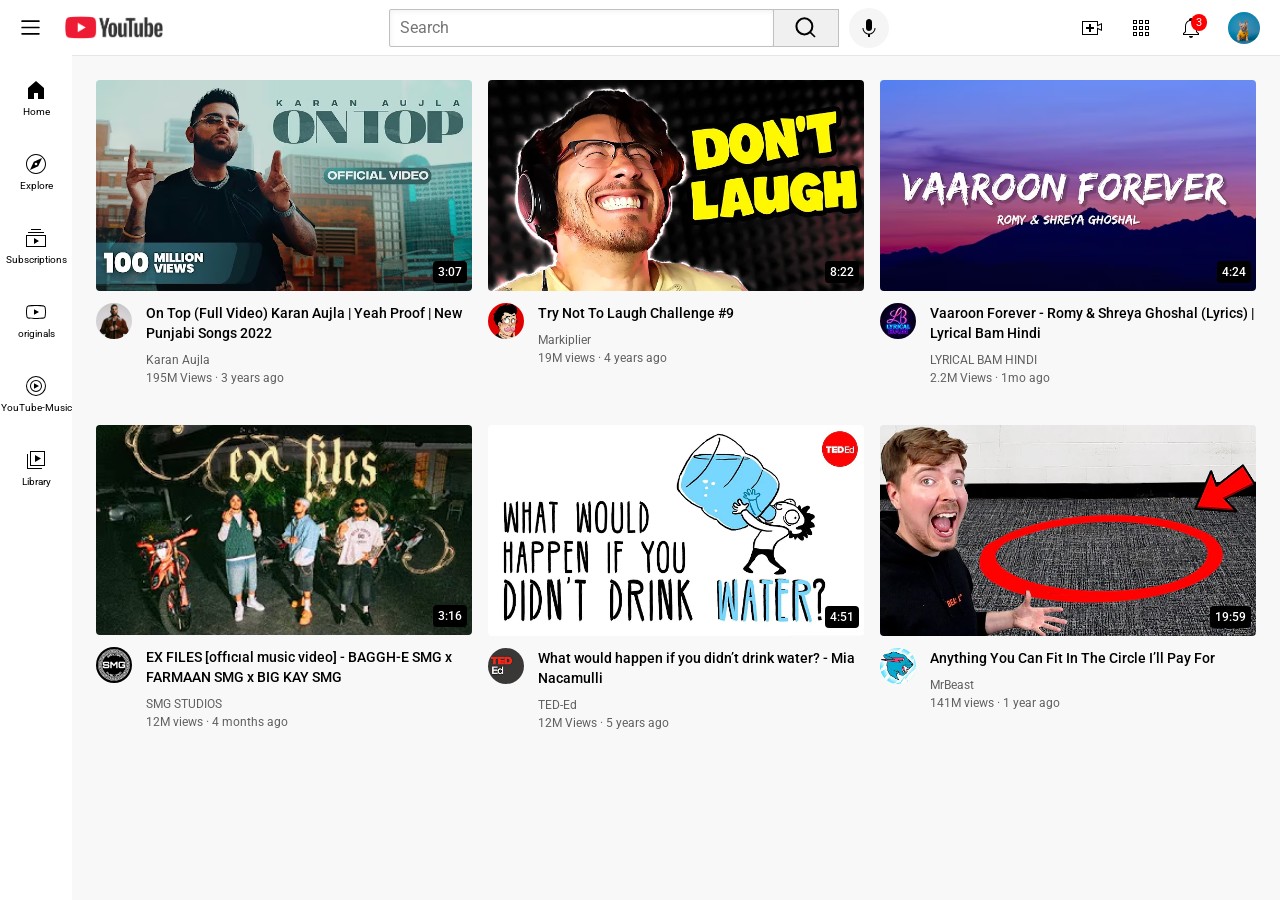
<file: index.html>
<!DOCTYPE html>
<html>
    <head>
        <title>youtube.com hr</title>

        <link href="https://fonts.googleapis.com/css2?family=Roboto:wght@400;500;700&display=swap" rel="stylesheet">
        
        <link rel="stylesheet" href="styles/general.css">
        <link rel="stylesheet" href="styles/header.css">
        <link rel="stylesheet" href="styles/video.css">
        <link rel="stylesheet" href="styles/sidebar.css">

    </head>
    <body>
        <div class="header">
            <div class="left-section">
                <img class="menu"
                src="YouTube_Logo/icons8-menu.svg">
                <img class="youtube-logo"
                src="YouTube_Logo/youtube-logo-50px-height.png">
            </div>
            <div class="middle-section">
                <input class="search-bar" 
                type="text" 
                placeholder="Search">
                <button 
                class="search-button">
                    <img class="search-icon" 
                    src="icon/youtube-search-icon-menu-size.svg">
                    <div class="tooltip">Search</div>
                </button>
                <button
                class="voice-search-button">
                    <img class="voice-search-icon" 
                    src="icon/voice-search-icon.svg">
                    <div class="tooltip">Search with your voice</div>
                </button>
            </div>
            <div class="right-section">
                <div class="upload-icon-container">
                    <img class="upload-icon"
                    src="icon/upload.svg">
                    <div class="tooltip">Create</div>
                </div>

                <div class="youtube-app-container">
                    <img class="youtube-apps-icon"
                    src="icon/youtube-apps.svg">
                    <div class="tooltip">YouTube apps</div>
                </div>
                <div class="notification-icon-container">
                    <img class="notifications-icon"src="icon/notifications.svg">
                    <div class="notifications-count">3</div>
                    <div class="tooltip">Notifications</div>
                </div>
                <img class="current-user-picture"
                src="channel-pictures/dog.jpg">
            </div>
        </div>

        <div class="sidebar">
            <div class="sidebar-link">
                <img src="icon/home.svg">
                <div>Home</div>
            </div>
            <div class="sidebar-link">
                <img src="icon/explore.svg">
                <div>Explore</div>
            </div>
            <div class="sidebar-link">
                <img src="icon/subscriptions.svg">
                <div>Subscriptions</div>
            </div>
            <div class="sidebar-link">
                <img src="icon/originals.svg">
                <div>originals</div>
            </div>
            <div class="sidebar-link">
                <img src="icon/youtube-music.svg">
                <div>YouTube-Music</div>
            </div>
            <div class="sidebar-link">
                <img src="icon/library.svg">
                <div>Library</div>
            </div>
        </div>
        
         
        <div class="video-grid">
             <div class="video-preview">
                <a href="https://youtu.be/aFWDOFg7X2A">
            <div class="thumbnail-row">  
                <img class="thumbnail" src="thumbnail/hq720.jpg">
                <div class="video-time">3:07</div>
            </div>
            <div class="video-info-grid">
                <div class="channel-pictures">
                    <img class="profile-picture" src="channel-pictures/channels4_profile (2).jpg">
                </div>
                <div class="video-info">
                 <p class="video-title">
                    On Top (Full Video) Karan Aujla | Yeah Proof | New Punjabi Songs 2022
                </p>
                <p class="video-author">  
                    Karan Aujla
                </p>
                <p class="video-stats">
                    195M Views &middot 3 years ago
                </p>
                </div>
            </div>
            </a>
        </div>

          <div class="video-preview">
            <a href="https://youtu.be/mP0RAo9SKZk">
            <div class="thumbnail-row">  
                <img class="thumbnail" src="thumbnail/thumbnail-2.webp">
                <div class="video-time">8:22</div>
            </div>
            <div class="video-info-grid">
                <div class="channel-pictures">
                    <img class="profile-picture" src="channel-pictures/channel-2.jpeg">
                </div>

                <div class="video-info">
                 <p class="video-title">
                    Try Not To Laugh Challenge #9
                </p>
                <p class="video-author">  
                    Markiplier
                </p>
                <p class="video-stats">
                    19M views · 4 years ago
                </p>
                </div>
            </div>
            </a>
        </div>

         <div class="video-preview">
            <a href="https://youtu.be/ZKqU4mqYq7g">
            <div class="thumbnail-row">  
                <img class="thumbnail" src="thumbnail/hq720 (1).jpg">
                <div class="video-time">4:24</div>
            </div>
            <div class="video-info-grid">
                <div class="channel-pictures">
                    <img class="profile-picture" src="channel-pictures/channels4_profile (1).jpg">
                </div>
                <div class="video-info">
                 <p class="video-title">
                    Vaaroon Forever - Romy & Shreya Ghoshal (Lyrics) | Lyrical Bam Hindi
                </p>
                <p class="video-author">  
                    LYRICAL BAM HINDI
                </p>
                <p class="video-stats">
                    2.2M Views &middot 1mo ago
                </p>
                </div>
            </div>
            </a>
        </div>

          <div class="video-preview">
            <a href="https://youtu.be/G-6xHmDVfp4">
            <div class="thumbnail-row">  
                <img class="thumbnail" src="thumbnail/hqdefault.jpg">
                <div class="video-time">3:16</div>
            </div>
            <div class="video-info-grid">
                <div class="channel-pictures">
                    <img class="profile-picture" src="channel-pictures/channels4_profile.jpg">
                </div>
                <div class="video-info">
                 <p class="video-title">
                    EX FILES [offıcıal music video] - BAGGH-E SMG x FARMAAN SMG x BIG KAY SMG
                </p>
                <p class="video-author">
                    SMG STUDIOS
                </p>
                <p class="video-stats">
                    12M views · 4 months ago
                </p>
                </div>
            </div>
            </a>
        </div>

         <div class="video-preview">
            <a href="https://youtu.be/9iMGFqMmUFs">
            <div class="thumbnail-row">  
                <img class="thumbnail" src="thumbnail/thumbnail-12.webp">
                <div class="video-time">4:51</div>
            </div>
            <div class="video-info-grid">
                <div class="channel-pictures">
                    <img class="profile-picture" src="channel-pictures/channel-12.jpeg">
                </div>
                <div class="video-info">
                 <p class="video-title">
                    What would happen if you didn’t drink water? - Mia Nacamulli
                </p>
                <p class="video-author">  
                    TED-Ed
                </p>
                <p class="video-stats">
                    12M Views &middot 5 years ago
                </p>
                </div>
            </div>
            </a>
        </div>

          <div class="video-preview">
            <a href="https://youtu.be/yXWw0_UfSFg">
            <div class="thumbnail-row">  
                <img class="thumbnail" src="thumbnail/thumbnail-6.webp">
                <div class="video-time">19:59</div>
            </div>
            <div class="video-info-grid">
                <div class="channel-pictures">
                    <img class="profile-picture" src="channel-pictures/channel-6.jpeg">
                </div>
                <div class="video-info">
                 <p class="video-title">
                    Anything You Can Fit In The Circle I’ll Pay For
                </p>
                <p class="video-author">  
                    MrBeast
                </p>
                <p class="video-stats">
                    141M views · 1 year ago
                </p>
                </div>
                </div>
            </div>
        </a>
        </div>
        </div>
    </body>
</html>
</file>
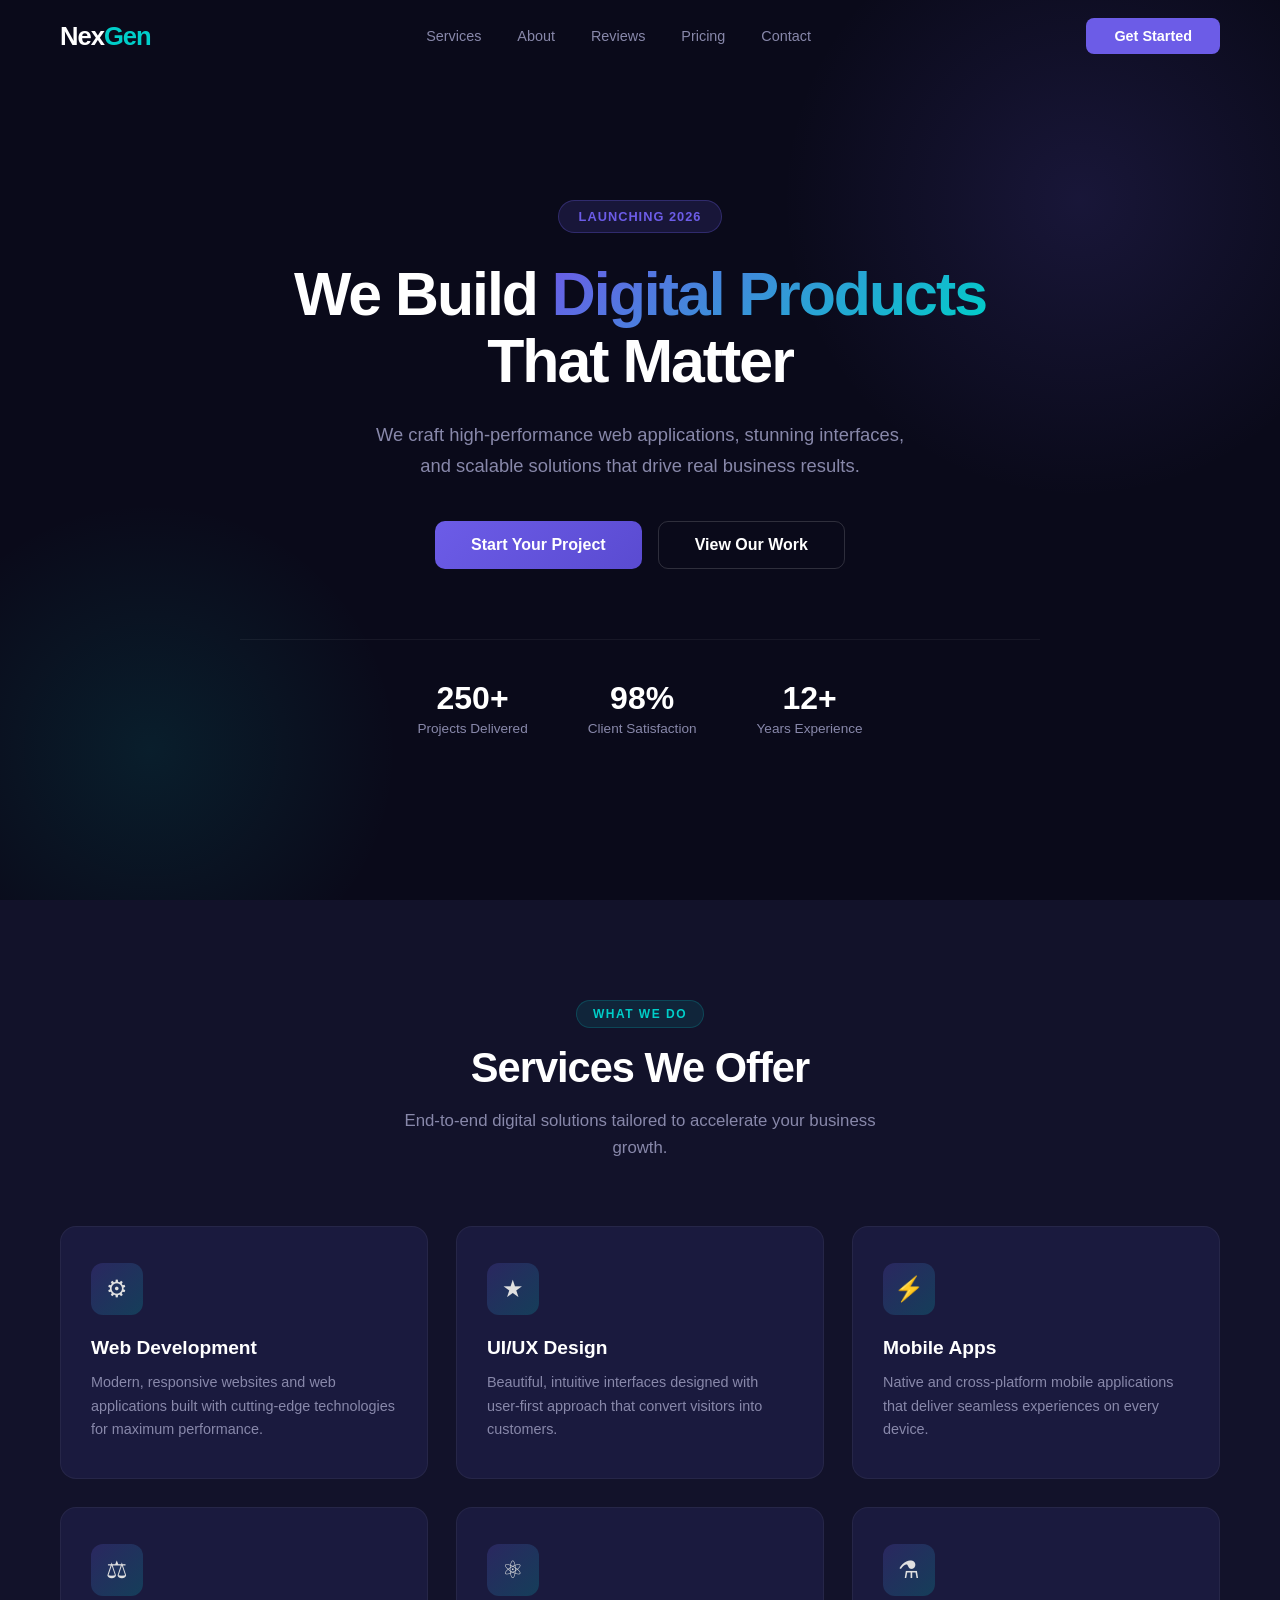
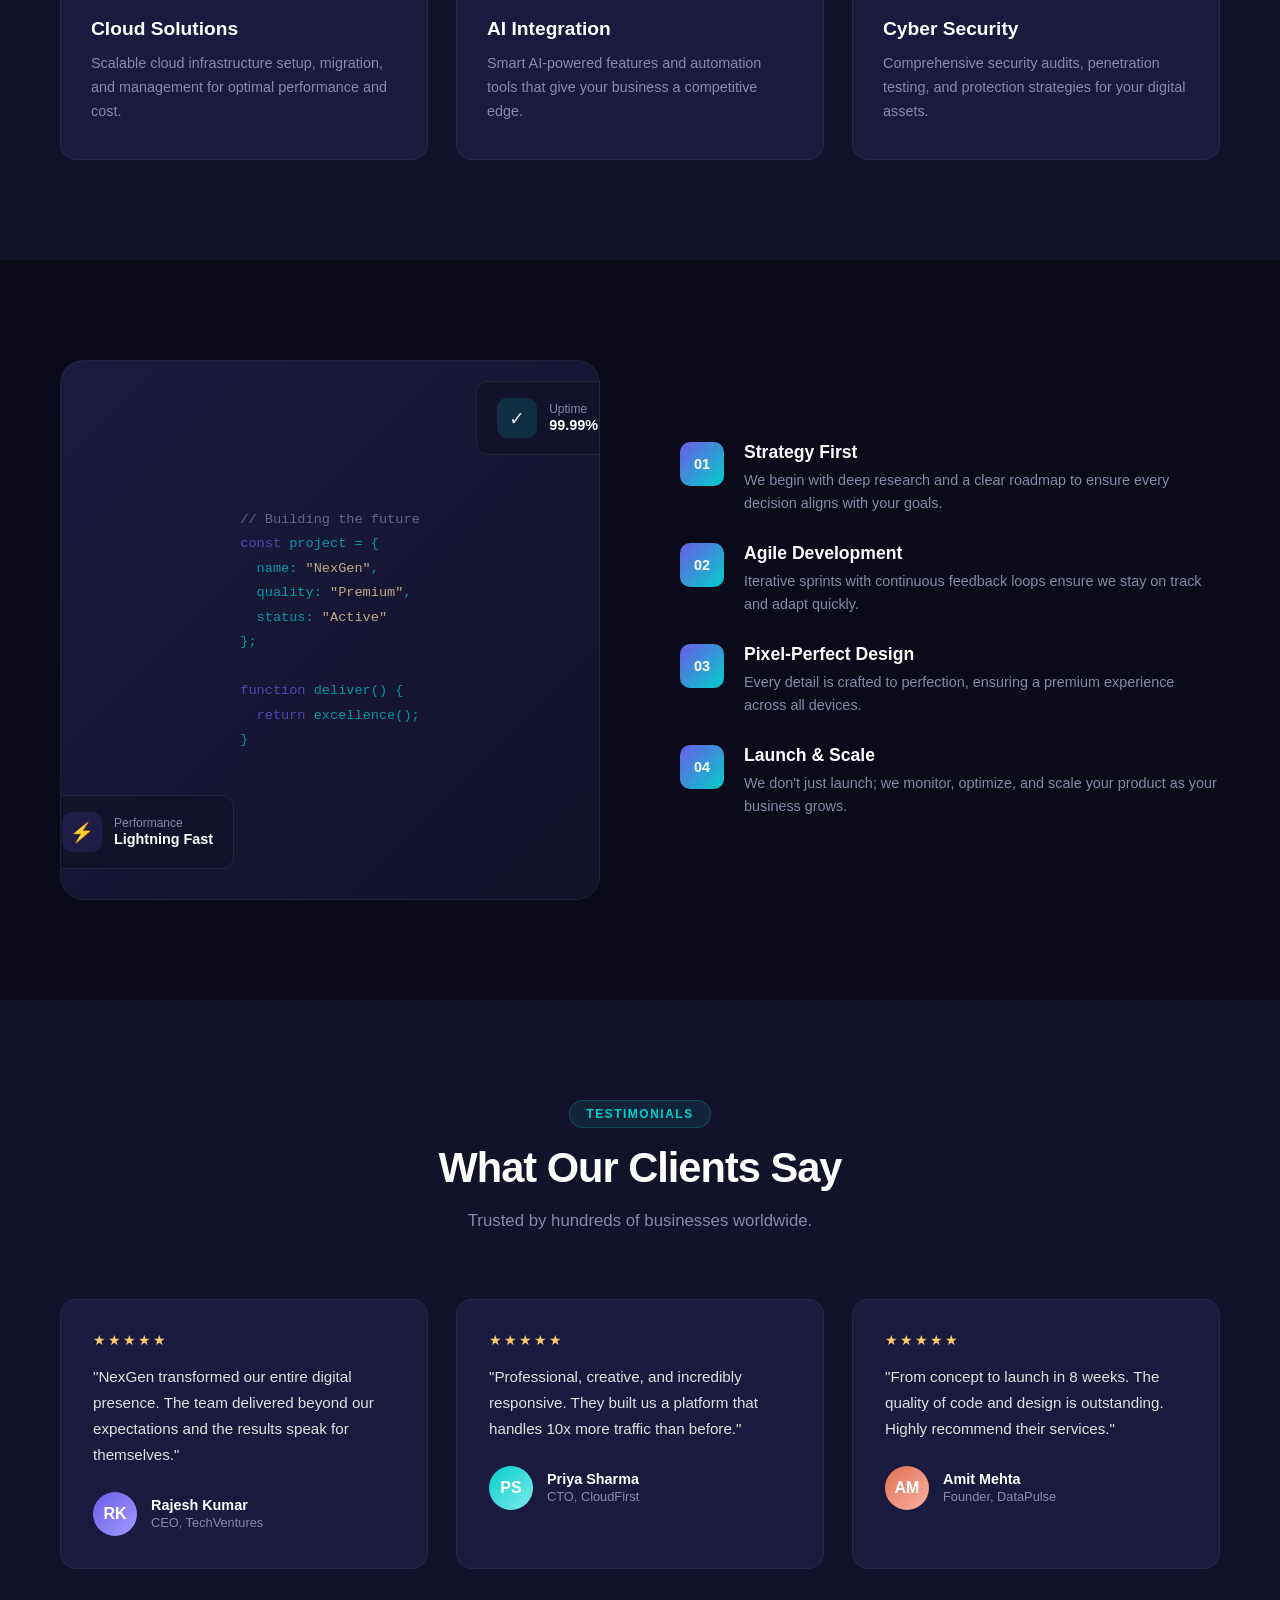
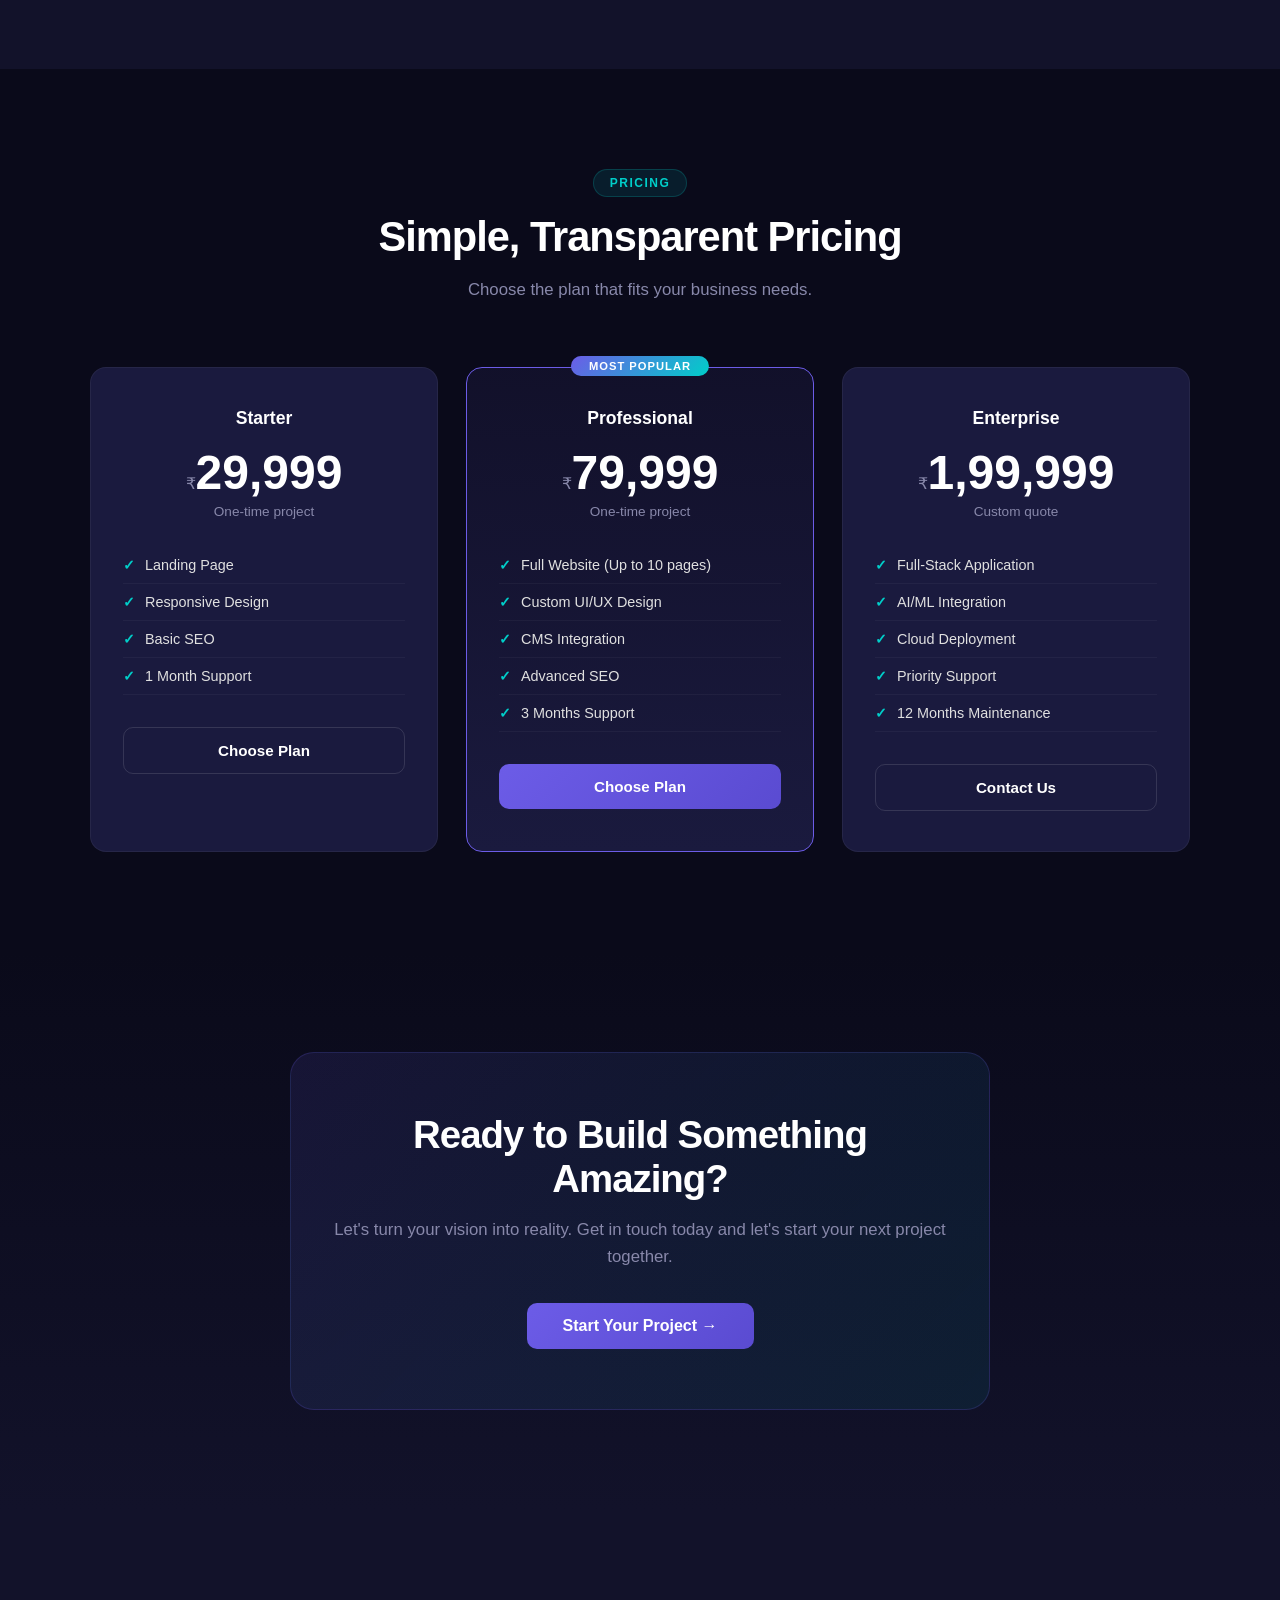
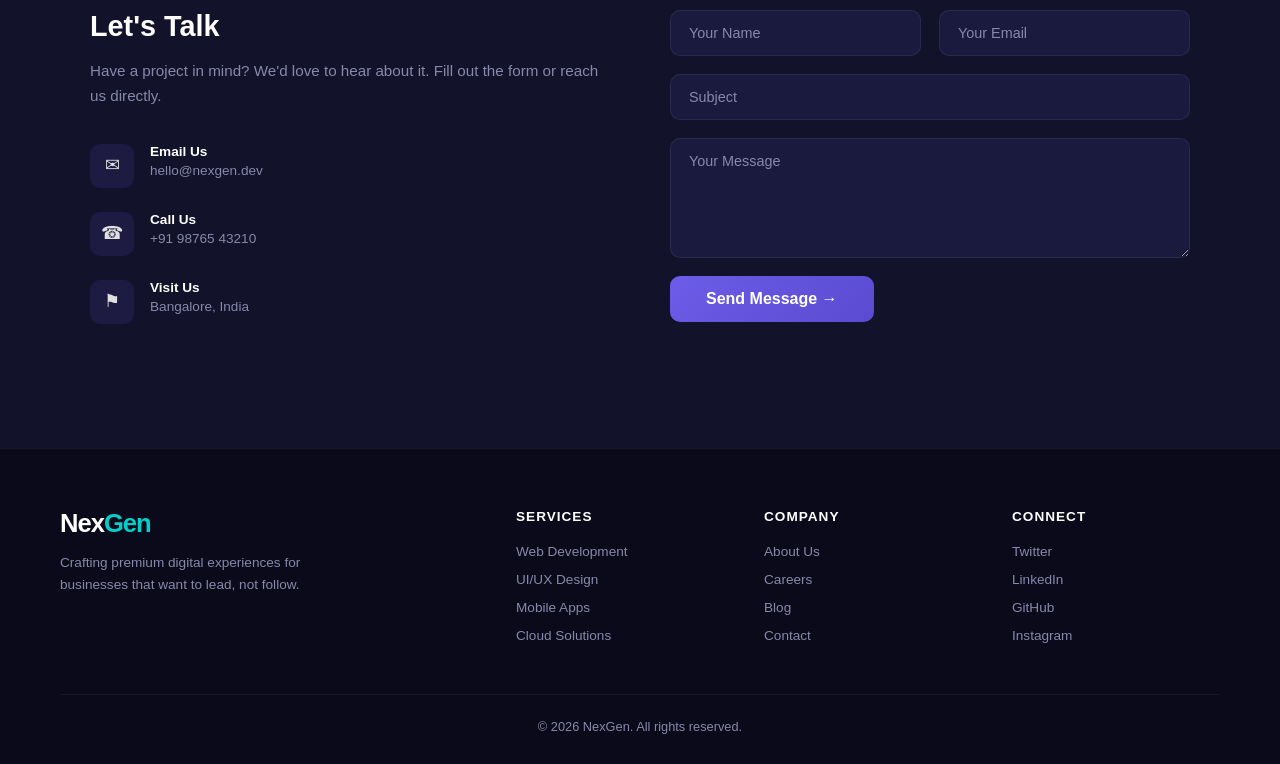
<file: into-to-html/index.html>
<!DOCTYPE html>
<html lang="en">
<head>
    <meta charset="UTF-8">
    <meta name="viewport" content="width=device-width, initial-scale=1.0">
    <title>NexGen - Digital Solutions</title>
    <style>
        * {
            margin: 0;
            padding: 0;
            box-sizing: border-box;
        }

        :root {
            --primary: #6c5ce7;
            --primary-dark: #5a4bd1;
            --accent: #00cec9;
            --dark: #0a0a1a;
            --dark2: #12122a;
            --dark3: #1a1a3e;
            --text: #e0e0e0;
            --text-muted: #8888aa;
            --white: #ffffff;
        }

        html {
            scroll-behavior: smooth;
        }

        body {
            font-family: 'Segoe UI', Tahoma, Geneva, Verdana, sans-serif;
            background: var(--dark);
            color: var(--text);
            overflow-x: hidden;
        }

        a {
            text-decoration: none;
            color: inherit;
        }

        /* NAVBAR */
        nav {
            position: fixed;
            top: 0;
            width: 100%;
            padding: 18px 60px;
            display: flex;
            justify-content: space-between;
            align-items: center;
            z-index: 1000;
            transition: background 0.3s, box-shadow 0.3s;
        }

        nav.scrolled {
            background: rgba(10, 10, 26, 0.95);
            backdrop-filter: blur(20px);
            box-shadow: 0 2px 30px rgba(0,0,0,0.3);
        }

        .logo {
            font-size: 1.6rem;
            font-weight: 800;
            color: var(--white);
            letter-spacing: -1px;
        }

        .logo span {
            color: var(--accent);
        }

        .nav-links {
            display: flex;
            gap: 36px;
            list-style: none;
        }

        .nav-links a {
            font-size: 0.9rem;
            color: var(--text-muted);
            transition: color 0.3s;
            font-weight: 500;
        }

        .nav-links a:hover {
            color: var(--white);
        }

        .nav-btn {
            padding: 10px 28px;
            background: var(--primary);
            color: var(--white);
            border: none;
            border-radius: 8px;
            font-size: 0.9rem;
            font-weight: 600;
            cursor: pointer;
            transition: background 0.3s, transform 0.2s;
        }

        .nav-btn:hover {
            background: var(--primary-dark);
            transform: translateY(-1px);
        }

        .hamburger {
            display: none;
            flex-direction: column;
            gap: 5px;
            cursor: pointer;
            background: none;
            border: none;
        }

        .hamburger span {
            width: 26px;
            height: 2.5px;
            background: var(--white);
            border-radius: 4px;
            transition: 0.3s;
        }

        /* HERO */
        .hero {
            min-height: 100vh;
            display: flex;
            align-items: center;
            justify-content: center;
            text-align: center;
            padding: 120px 20px 80px;
            position: relative;
            overflow: hidden;
        }

        .hero::before {
            content: '';
            position: absolute;
            width: 600px;
            height: 600px;
            background: radial-gradient(circle, rgba(108,92,231,0.15), transparent 70%);
            top: -100px;
            right: -100px;
            border-radius: 50%;
        }

        .hero::after {
            content: '';
            position: absolute;
            width: 500px;
            height: 500px;
            background: radial-gradient(circle, rgba(0,206,201,0.1), transparent 70%);
            bottom: -100px;
            left: -100px;
            border-radius: 50%;
        }

        .hero-content {
            max-width: 800px;
            position: relative;
            z-index: 1;
        }

        .hero-badge {
            display: inline-block;
            padding: 8px 20px;
            background: rgba(108,92,231,0.15);
            border: 1px solid rgba(108,92,231,0.3);
            border-radius: 50px;
            font-size: 0.8rem;
            color: var(--primary);
            font-weight: 600;
            margin-bottom: 28px;
            letter-spacing: 1px;
            text-transform: uppercase;
        }

        .hero h1 {
            font-size: 3.8rem;
            font-weight: 800;
            color: var(--white);
            line-height: 1.1;
            margin-bottom: 24px;
            letter-spacing: -2px;
        }

        .hero h1 .gradient {
            background: linear-gradient(135deg, var(--primary), var(--accent));
            -webkit-background-clip: text;
            -webkit-text-fill-color: transparent;
            background-clip: text;
        }

        .hero p {
            font-size: 1.15rem;
            color: var(--text-muted);
            max-width: 560px;
            margin: 0 auto 40px;
            line-height: 1.7;
        }

        .hero-buttons {
            display: flex;
            gap: 16px;
            justify-content: center;
            flex-wrap: wrap;
        }

        .btn-primary {
            padding: 14px 36px;
            background: linear-gradient(135deg, var(--primary), var(--primary-dark));
            color: var(--white);
            border: none;
            border-radius: 10px;
            font-size: 1rem;
            font-weight: 600;
            cursor: pointer;
            transition: transform 0.2s, box-shadow 0.3s;
        }

        .btn-primary:hover {
            transform: translateY(-2px);
            box-shadow: 0 8px 30px rgba(108,92,231,0.4);
        }

        .btn-secondary {
            padding: 14px 36px;
            background: transparent;
            color: var(--white);
            border: 1.5px solid rgba(255,255,255,0.15);
            border-radius: 10px;
            font-size: 1rem;
            font-weight: 600;
            cursor: pointer;
            transition: border-color 0.3s, background 0.3s;
        }

        .btn-secondary:hover {
            border-color: var(--accent);
            background: rgba(0,206,201,0.05);
        }

        .hero-stats {
            display: flex;
            justify-content: center;
            gap: 60px;
            margin-top: 70px;
            padding-top: 40px;
            border-top: 1px solid rgba(255,255,255,0.06);
        }

        .stat h3 {
            font-size: 2rem;
            font-weight: 800;
            color: var(--white);
        }

        .stat p {
            font-size: 0.85rem;
            color: var(--text-muted);
            margin: 0;
        }

        /* SECTION STYLES */
        section {
            padding: 100px 60px;
        }

        .section-header {
            text-align: center;
            margin-bottom: 64px;
        }

        .section-header .tag {
            display: inline-block;
            padding: 6px 16px;
            background: rgba(0,206,201,0.1);
            border: 1px solid rgba(0,206,201,0.2);
            border-radius: 50px;
            font-size: 0.75rem;
            color: var(--accent);
            font-weight: 600;
            text-transform: uppercase;
            letter-spacing: 1.5px;
            margin-bottom: 16px;
        }

        .section-header h2 {
            font-size: 2.6rem;
            font-weight: 800;
            color: var(--white);
            letter-spacing: -1px;
            margin-bottom: 16px;
        }

        .section-header p {
            font-size: 1.05rem;
            color: var(--text-muted);
            max-width: 520px;
            margin: 0 auto;
            line-height: 1.6;
        }

        /* SERVICES */
        .services {
            background: var(--dark2);
        }

        .services-grid {
            display: grid;
            grid-template-columns: repeat(3, 1fr);
            gap: 28px;
            max-width: 1200px;
            margin: 0 auto;
        }

        .service-card {
            background: var(--dark3);
            border: 1px solid rgba(255,255,255,0.05);
            border-radius: 16px;
            padding: 36px 30px;
            transition: transform 0.3s, border-color 0.3s;
            cursor: default;
        }

        .service-card:hover {
            transform: translateY(-6px);
            border-color: rgba(108,92,231,0.3);
        }

        .service-icon {
            width: 52px;
            height: 52px;
            background: linear-gradient(135deg, rgba(108,92,231,0.2), rgba(0,206,201,0.2));
            border-radius: 12px;
            display: flex;
            align-items: center;
            justify-content: center;
            font-size: 1.5rem;
            margin-bottom: 22px;
        }

        .service-card h3 {
            font-size: 1.2rem;
            font-weight: 700;
            color: var(--white);
            margin-bottom: 12px;
        }

        .service-card p {
            font-size: 0.9rem;
            color: var(--text-muted);
            line-height: 1.65;
        }

        /* ABOUT / FEATURES */
        .features-wrapper {
            display: grid;
            grid-template-columns: 1fr 1fr;
            gap: 80px;
            align-items: center;
            max-width: 1200px;
            margin: 0 auto;
        }

        .features-visual {
            position: relative;
        }

        .features-box {
            width: 100%;
            aspect-ratio: 1;
            background: linear-gradient(135deg, var(--dark3), var(--dark2));
            border-radius: 24px;
            border: 1px solid rgba(255,255,255,0.05);
            display: flex;
            align-items: center;
            justify-content: center;
            position: relative;
            overflow: hidden;
        }

        .features-box .code-block {
            font-family: 'Courier New', monospace;
            font-size: 0.85rem;
            color: var(--accent);
            padding: 30px;
            line-height: 1.8;
            opacity: 0.7;
        }

        .features-box .code-block .keyword { color: var(--primary); }
        .features-box .code-block .string { color: #ffeaa7; }
        .features-box .code-block .comment { color: var(--text-muted); }

        .floating-card {
            position: absolute;
            background: rgba(18,18,42,0.9);
            backdrop-filter: blur(10px);
            border: 1px solid rgba(255,255,255,0.08);
            border-radius: 12px;
            padding: 16px 20px;
            display: flex;
            align-items: center;
            gap: 12px;
            animation: float 3s ease-in-out infinite;
        }

        .floating-card.card1 {
            top: 20px;
            right: -20px;
            animation-delay: 0s;
        }

        .floating-card.card2 {
            bottom: 30px;
            left: -20px;
            animation-delay: 1.5s;
        }

        .floating-card .icon {
            width: 40px;
            height: 40px;
            border-radius: 10px;
            display: flex;
            align-items: center;
            justify-content: center;
            font-size: 1.2rem;
        }

        .floating-card .icon.green { background: rgba(0,206,201,0.15); }
        .floating-card .icon.purple { background: rgba(108,92,231,0.15); }

        .floating-card .info span {
            font-size: 0.75rem;
            color: var(--text-muted);
            display: block;
        }

        .floating-card .info strong {
            font-size: 0.9rem;
            color: var(--white);
        }

        @keyframes float {
            0%, 100% { transform: translateY(0); }
            50% { transform: translateY(-10px); }
        }

        .features-list {
            display: flex;
            flex-direction: column;
            gap: 28px;
        }

        .feature-item {
            display: flex;
            gap: 20px;
        }

        .feature-num {
            width: 44px;
            height: 44px;
            min-width: 44px;
            background: linear-gradient(135deg, var(--primary), var(--accent));
            border-radius: 10px;
            display: flex;
            align-items: center;
            justify-content: center;
            font-size: 0.9rem;
            font-weight: 800;
            color: var(--white);
        }

        .feature-item h4 {
            font-size: 1.1rem;
            font-weight: 700;
            color: var(--white);
            margin-bottom: 6px;
        }

        .feature-item p {
            font-size: 0.9rem;
            color: var(--text-muted);
            line-height: 1.6;
        }

        /* TESTIMONIALS */
        .testimonials {
            background: var(--dark2);
        }

        .testimonials-grid {
            display: grid;
            grid-template-columns: repeat(3, 1fr);
            gap: 28px;
            max-width: 1200px;
            margin: 0 auto;
        }

        .testimonial-card {
            background: var(--dark3);
            border: 1px solid rgba(255,255,255,0.05);
            border-radius: 16px;
            padding: 32px;
        }

        .stars {
            color: #fdcb6e;
            font-size: 0.9rem;
            margin-bottom: 16px;
            letter-spacing: 2px;
        }

        .testimonial-card p {
            font-size: 0.95rem;
            color: var(--text);
            line-height: 1.7;
            margin-bottom: 24px;
        }

        .testimonial-author {
            display: flex;
            align-items: center;
            gap: 14px;
        }

        .author-avatar {
            width: 44px;
            height: 44px;
            border-radius: 50%;
            display: flex;
            align-items: center;
            justify-content: center;
            font-weight: 700;
            font-size: 1rem;
            color: var(--white);
        }

        .author-avatar.a1 { background: linear-gradient(135deg, #6c5ce7, #a29bfe); }
        .author-avatar.a2 { background: linear-gradient(135deg, #00cec9, #81ecec); }
        .author-avatar.a3 { background: linear-gradient(135deg, #e17055, #fab1a0); }

        .author-info strong {
            display: block;
            font-size: 0.9rem;
            color: var(--white);
        }

        .author-info span {
            font-size: 0.8rem;
            color: var(--text-muted);
        }

        /* PRICING */
        .pricing-grid {
            display: grid;
            grid-template-columns: repeat(3, 1fr);
            gap: 28px;
            max-width: 1100px;
            margin: 0 auto;
        }

        .price-card {
            background: var(--dark3);
            border: 1px solid rgba(255,255,255,0.05);
            border-radius: 16px;
            padding: 40px 32px;
            text-align: center;
            position: relative;
            transition: transform 0.3s;
        }

        .price-card:hover {
            transform: translateY(-6px);
        }

        .price-card.popular {
            border-color: var(--primary);
            background: linear-gradient(180deg, rgba(108,92,231,0.08), var(--dark3));
        }

        .popular-badge {
            position: absolute;
            top: -12px;
            left: 50%;
            transform: translateX(-50%);
            padding: 4px 18px;
            background: linear-gradient(135deg, var(--primary), var(--accent));
            border-radius: 50px;
            font-size: 0.7rem;
            font-weight: 700;
            color: var(--white);
            text-transform: uppercase;
            letter-spacing: 1px;
        }

        .price-card h3 {
            font-size: 1.1rem;
            font-weight: 700;
            color: var(--white);
            margin-bottom: 8px;
        }

        .price-card .price {
            font-size: 3rem;
            font-weight: 800;
            color: var(--white);
            margin: 16px 0 4px;
        }

        .price-card .price span {
            font-size: 1rem;
            font-weight: 400;
            color: var(--text-muted);
        }

        .price-card .desc {
            font-size: 0.85rem;
            color: var(--text-muted);
            margin-bottom: 28px;
        }

        .price-features {
            list-style: none;
            text-align: left;
            margin-bottom: 32px;
        }

        .price-features li {
            padding: 10px 0;
            font-size: 0.9rem;
            color: var(--text);
            border-bottom: 1px solid rgba(255,255,255,0.04);
            display: flex;
            align-items: center;
            gap: 10px;
        }

        .price-features li .check {
            color: var(--accent);
            font-weight: 700;
        }

        .price-btn {
            width: 100%;
            padding: 14px;
            border-radius: 10px;
            font-size: 0.95rem;
            font-weight: 600;
            cursor: pointer;
            transition: 0.3s;
            border: none;
        }

        .price-btn.outline {
            background: transparent;
            border: 1.5px solid rgba(255,255,255,0.12);
            color: var(--white);
        }

        .price-btn.outline:hover {
            border-color: var(--primary);
        }

        .price-btn.filled {
            background: linear-gradient(135deg, var(--primary), var(--primary-dark));
            color: var(--white);
        }

        .price-btn.filled:hover {
            box-shadow: 0 6px 24px rgba(108,92,231,0.4);
        }

        /* CTA */
        .cta {
            text-align: center;
            background: linear-gradient(180deg, var(--dark), var(--dark2));
        }

        .cta-box {
            max-width: 700px;
            margin: 0 auto;
            background: linear-gradient(135deg, rgba(108,92,231,0.12), rgba(0,206,201,0.08));
            border: 1px solid rgba(108,92,231,0.2);
            border-radius: 24px;
            padding: 60px 40px;
        }

        .cta-box h2 {
            font-size: 2.4rem;
            font-weight: 800;
            color: var(--white);
            margin-bottom: 16px;
            letter-spacing: -1px;
        }

        .cta-box p {
            font-size: 1.05rem;
            color: var(--text-muted);
            margin-bottom: 32px;
            line-height: 1.6;
        }

        /* CONTACT */
        .contact {
            background: var(--dark2);
        }

        .contact-wrapper {
            display: grid;
            grid-template-columns: 1fr 1fr;
            gap: 60px;
            max-width: 1100px;
            margin: 0 auto;
        }

        .contact-info h3 {
            font-size: 1.8rem;
            font-weight: 800;
            color: var(--white);
            margin-bottom: 16px;
        }

        .contact-info > p {
            font-size: 0.95rem;
            color: var(--text-muted);
            line-height: 1.6;
            margin-bottom: 36px;
        }

        .contact-detail {
            display: flex;
            gap: 16px;
            align-items: flex-start;
            margin-bottom: 24px;
        }

        .contact-detail .icon {
            width: 44px;
            height: 44px;
            min-width: 44px;
            background: rgba(108,92,231,0.12);
            border-radius: 10px;
            display: flex;
            align-items: center;
            justify-content: center;
            font-size: 1.1rem;
        }

        .contact-detail strong {
            display: block;
            font-size: 0.85rem;
            color: var(--white);
            margin-bottom: 2px;
        }

        .contact-detail span {
            font-size: 0.85rem;
            color: var(--text-muted);
        }

        .contact-form {
            display: flex;
            flex-direction: column;
            gap: 18px;
        }

        .form-row {
            display: grid;
            grid-template-columns: 1fr 1fr;
            gap: 18px;
        }

        .contact-form input,
        .contact-form textarea {
            width: 100%;
            padding: 14px 18px;
            background: var(--dark3);
            border: 1px solid rgba(255,255,255,0.07);
            border-radius: 10px;
            font-size: 0.9rem;
            color: var(--white);
            font-family: inherit;
            outline: none;
            transition: border-color 0.3s;
        }

        .contact-form input:focus,
        .contact-form textarea:focus {
            border-color: var(--primary);
        }

        .contact-form input::placeholder,
        .contact-form textarea::placeholder {
            color: var(--text-muted);
        }

        .contact-form textarea {
            resize: vertical;
            min-height: 120px;
        }

        .submit-btn {
            padding: 14px 36px;
            background: linear-gradient(135deg, var(--primary), var(--primary-dark));
            color: var(--white);
            border: none;
            border-radius: 10px;
            font-size: 1rem;
            font-weight: 600;
            cursor: pointer;
            transition: transform 0.2s, box-shadow 0.3s;
            align-self: flex-start;
        }

        .submit-btn:hover {
            transform: translateY(-2px);
            box-shadow: 0 8px 30px rgba(108,92,231,0.4);
        }

        /* FOOTER */
        footer {
            padding: 60px 60px 30px;
            border-top: 1px solid rgba(255,255,255,0.05);
        }

        .footer-grid {
            display: grid;
            grid-template-columns: 2fr 1fr 1fr 1fr;
            gap: 40px;
            max-width: 1200px;
            margin: 0 auto 40px;
        }

        .footer-brand .logo {
            margin-bottom: 14px;
            display: block;
        }

        .footer-brand p {
            font-size: 0.85rem;
            color: var(--text-muted);
            line-height: 1.65;
            max-width: 280px;
        }

        .footer-col h4 {
            font-size: 0.85rem;
            font-weight: 700;
            color: var(--white);
            text-transform: uppercase;
            letter-spacing: 1px;
            margin-bottom: 18px;
        }

        .footer-col ul {
            list-style: none;
        }

        .footer-col ul li {
            margin-bottom: 10px;
        }

        .footer-col ul li a {
            font-size: 0.85rem;
            color: var(--text-muted);
            transition: color 0.3s;
        }

        .footer-col ul li a:hover {
            color: var(--white);
        }

        .footer-bottom {
            text-align: center;
            padding-top: 24px;
            border-top: 1px solid rgba(255,255,255,0.05);
            max-width: 1200px;
            margin: 0 auto;
        }

        .footer-bottom p {
            font-size: 0.8rem;
            color: var(--text-muted);
        }

        /* SCROLL ANIMATIONS */
        .reveal {
            opacity: 0;
            transform: translateY(30px);
            transition: opacity 0.6s, transform 0.6s;
        }

        .reveal.visible {
            opacity: 1;
            transform: translateY(0);
        }

        /* RESPONSIVE */
        @media (max-width: 968px) {
            nav { padding: 16px 28px; }
            section { padding: 70px 28px; }
            .hero h1 { font-size: 2.6rem; }
            .services-grid,
            .testimonials-grid,
            .pricing-grid {
                grid-template-columns: 1fr 1fr;
            }
            .features-wrapper,
            .contact-wrapper {
                grid-template-columns: 1fr;
            }
            .footer-grid {
                grid-template-columns: 1fr 1fr;
            }
            .hero-stats { gap: 30px; }
        }

        @media (max-width: 768px) {
            .nav-links { display: none; }
            .nav-btn { display: none; }
            .hamburger { display: flex; }
            .hero h1 { font-size: 2.1rem; }
            .hero p { font-size: 1rem; }
            .services-grid,
            .testimonials-grid,
            .pricing-grid {
                grid-template-columns: 1fr;
            }
            .section-header h2 { font-size: 2rem; }
            .hero-stats { flex-direction: column; gap: 20px; }
            .form-row { grid-template-columns: 1fr; }
            .footer-grid { grid-template-columns: 1fr; }
            .cta-box { padding: 40px 24px; }
            .cta-box h2 { font-size: 1.8rem; }
        }
    </style>
</head>
<body>

    <!-- NAVBAR -->
    <nav id="navbar">
        <div class="logo">Nex<span>Gen</span></div>
        <ul class="nav-links">
            <li><a href="#services">Services</a></li>
            <li><a href="#about">About</a></li>
            <li><a href="#testimonials">Reviews</a></li>
            <li><a href="#pricing">Pricing</a></li>
            <li><a href="#contact">Contact</a></li>
        </ul>
        <button class="nav-btn">Get Started</button>
        <button class="hamburger" id="hamburger">
            <span></span><span></span><span></span>
        </button>
    </nav>

    <!-- HERO -->
    <section class="hero">
        <div class="hero-content">
            <div class="hero-badge">Launching 2026</div>
            <h1>We Build <span class="gradient">Digital Products</span> That Matter</h1>
            <p>We craft high-performance web applications, stunning interfaces, and scalable solutions that drive real business results.</p>
            <div class="hero-buttons">
                <button class="btn-primary">Start Your Project</button>
                <button class="btn-secondary">View Our Work</button>
            </div>
            <div class="hero-stats">
                <div class="stat">
                    <h3>250+</h3>
                    <p>Projects Delivered</p>
                </div>
                <div class="stat">
                    <h3>98%</h3>
                    <p>Client Satisfaction</p>
                </div>
                <div class="stat">
                    <h3>12+</h3>
                    <p>Years Experience</p>
                </div>
            </div>
        </div>
    </section>

    <!-- SERVICES -->
    <section class="services" id="services">
        <div class="section-header reveal">
            <div class="tag">What We Do</div>
            <h2>Services We Offer</h2>
            <p>End-to-end digital solutions tailored to accelerate your business growth.</p>
        </div>
        <div class="services-grid">
            <div class="service-card reveal">
                <div class="service-icon">&#9881;</div>
                <h3>Web Development</h3>
                <p>Modern, responsive websites and web applications built with cutting-edge technologies for maximum performance.</p>
            </div>
            <div class="service-card reveal">
                <div class="service-icon">&#9733;</div>
                <h3>UI/UX Design</h3>
                <p>Beautiful, intuitive interfaces designed with user-first approach that convert visitors into customers.</p>
            </div>
            <div class="service-card reveal">
                <div class="service-icon">&#9889;</div>
                <h3>Mobile Apps</h3>
                <p>Native and cross-platform mobile applications that deliver seamless experiences on every device.</p>
            </div>
            <div class="service-card reveal">
                <div class="service-icon">&#9878;</div>
                <h3>Cloud Solutions</h3>
                <p>Scalable cloud infrastructure setup, migration, and management for optimal performance and cost.</p>
            </div>
            <div class="service-card reveal">
                <div class="service-icon">&#9883;</div>
                <h3>AI Integration</h3>
                <p>Smart AI-powered features and automation tools that give your business a competitive edge.</p>
            </div>
            <div class="service-card reveal">
                <div class="service-icon">&#9879;</div>
                <h3>Cyber Security</h3>
                <p>Comprehensive security audits, penetration testing, and protection strategies for your digital assets.</p>
            </div>
        </div>
    </section>

    <!-- ABOUT / FEATURES -->
    <section id="about">
        <div class="features-wrapper">
            <div class="features-visual reveal">
                <div class="features-box">
                    <div class="code-block">
                        <span class="comment">// Building the future</span><br>
                        <span class="keyword">const</span> project = {<br>
                        &nbsp;&nbsp;name: <span class="string">"NexGen"</span>,<br>
                        &nbsp;&nbsp;quality: <span class="string">"Premium"</span>,<br>
                        &nbsp;&nbsp;status: <span class="string">"Active"</span><br>
                        };<br><br>
                        <span class="keyword">function</span> deliver() {<br>
                        &nbsp;&nbsp;<span class="keyword">return</span> excellence();<br>
                        }
                    </div>
                    <div class="floating-card card1">
                        <div class="icon green">&#10003;</div>
                        <div class="info">
                            <span>Uptime</span>
                            <strong>99.99%</strong>
                        </div>
                    </div>
                    <div class="floating-card card2">
                        <div class="icon purple">&#9889;</div>
                        <div class="info">
                            <span>Performance</span>
                            <strong>Lightning Fast</strong>
                        </div>
                    </div>
                </div>
            </div>
            <div class="features-list reveal">
                <div class="feature-item">
                    <div class="feature-num">01</div>
                    <div>
                        <h4>Strategy First</h4>
                        <p>We begin with deep research and a clear roadmap to ensure every decision aligns with your goals.</p>
                    </div>
                </div>
                <div class="feature-item">
                    <div class="feature-num">02</div>
                    <div>
                        <h4>Agile Development</h4>
                        <p>Iterative sprints with continuous feedback loops ensure we stay on track and adapt quickly.</p>
                    </div>
                </div>
                <div class="feature-item">
                    <div class="feature-num">03</div>
                    <div>
                        <h4>Pixel-Perfect Design</h4>
                        <p>Every detail is crafted to perfection, ensuring a premium experience across all devices.</p>
                    </div>
                </div>
                <div class="feature-item">
                    <div class="feature-num">04</div>
                    <div>
                        <h4>Launch & Scale</h4>
                        <p>We don't just launch; we monitor, optimize, and scale your product as your business grows.</p>
                    </div>
                </div>
            </div>
        </div>
    </section>

    <!-- TESTIMONIALS -->
    <section class="testimonials" id="testimonials">
        <div class="section-header reveal">
            <div class="tag">Testimonials</div>
            <h2>What Our Clients Say</h2>
            <p>Trusted by hundreds of businesses worldwide.</p>
        </div>
        <div class="testimonials-grid">
            <div class="testimonial-card reveal">
                <div class="stars">&#9733;&#9733;&#9733;&#9733;&#9733;</div>
                <p>"NexGen transformed our entire digital presence. The team delivered beyond our expectations and the results speak for themselves."</p>
                <div class="testimonial-author">
                    <div class="author-avatar a1">RK</div>
                    <div class="author-info">
                        <strong>Rajesh Kumar</strong>
                        <span>CEO, TechVentures</span>
                    </div>
                </div>
            </div>
            <div class="testimonial-card reveal">
                <div class="stars">&#9733;&#9733;&#9733;&#9733;&#9733;</div>
                <p>"Professional, creative, and incredibly responsive. They built us a platform that handles 10x more traffic than before."</p>
                <div class="testimonial-author">
                    <div class="author-avatar a2">PS</div>
                    <div class="author-info">
                        <strong>Priya Sharma</strong>
                        <span>CTO, CloudFirst</span>
                    </div>
                </div>
            </div>
            <div class="testimonial-card reveal">
                <div class="stars">&#9733;&#9733;&#9733;&#9733;&#9733;</div>
                <p>"From concept to launch in 8 weeks. The quality of code and design is outstanding. Highly recommend their services."</p>
                <div class="testimonial-author">
                    <div class="author-avatar a3">AM</div>
                    <div class="author-info">
                        <strong>Amit Mehta</strong>
                        <span>Founder, DataPulse</span>
                    </div>
                </div>
            </div>
        </div>
    </section>

    <!-- PRICING -->
    <section id="pricing">
        <div class="section-header reveal">
            <div class="tag">Pricing</div>
            <h2>Simple, Transparent Pricing</h2>
            <p>Choose the plan that fits your business needs.</p>
        </div>
        <div class="pricing-grid">
            <div class="price-card reveal">
                <h3>Starter</h3>
                <div class="price"><span>&#8377;</span>29,999</div>
                <div class="desc">One-time project</div>
                <ul class="price-features">
                    <li><span class="check">&#10003;</span> Landing Page</li>
                    <li><span class="check">&#10003;</span> Responsive Design</li>
                    <li><span class="check">&#10003;</span> Basic SEO</li>
                    <li><span class="check">&#10003;</span> 1 Month Support</li>
                </ul>
                <button class="price-btn outline">Choose Plan</button>
            </div>
            <div class="price-card popular reveal">
                <div class="popular-badge">Most Popular</div>
                <h3>Professional</h3>
                <div class="price"><span>&#8377;</span>79,999</div>
                <div class="desc">One-time project</div>
                <ul class="price-features">
                    <li><span class="check">&#10003;</span> Full Website (Up to 10 pages)</li>
                    <li><span class="check">&#10003;</span> Custom UI/UX Design</li>
                    <li><span class="check">&#10003;</span> CMS Integration</li>
                    <li><span class="check">&#10003;</span> Advanced SEO</li>
                    <li><span class="check">&#10003;</span> 3 Months Support</li>
                </ul>
                <button class="price-btn filled">Choose Plan</button>
            </div>
            <div class="price-card reveal">
                <h3>Enterprise</h3>
                <div class="price"><span>&#8377;</span>1,99,999</div>
                <div class="desc">Custom quote</div>
                <ul class="price-features">
                    <li><span class="check">&#10003;</span> Full-Stack Application</li>
                    <li><span class="check">&#10003;</span> AI/ML Integration</li>
                    <li><span class="check">&#10003;</span> Cloud Deployment</li>
                    <li><span class="check">&#10003;</span> Priority Support</li>
                    <li><span class="check">&#10003;</span> 12 Months Maintenance</li>
                </ul>
                <button class="price-btn outline">Contact Us</button>
            </div>
        </div>
    </section>

    <!-- CTA -->
    <section class="cta">
        <div class="cta-box reveal">
            <h2>Ready to Build Something Amazing?</h2>
            <p>Let's turn your vision into reality. Get in touch today and let's start your next project together.</p>
            <button class="btn-primary">Start Your Project &#8594;</button>
        </div>
    </section>

    <!-- CONTACT -->
    <section class="contact" id="contact">
        <div class="contact-wrapper">
            <div class="contact-info reveal">
                <h3>Let's Talk</h3>
                <p>Have a project in mind? We'd love to hear about it. Fill out the form or reach us directly.</p>
                <div class="contact-detail">
                    <div class="icon">&#9993;</div>
                    <div>
                        <strong>Email Us</strong>
                        <span>hello@nexgen.dev</span>
                    </div>
                </div>
                <div class="contact-detail">
                    <div class="icon">&#9742;</div>
                    <div>
                        <strong>Call Us</strong>
                        <span>+91 98765 43210</span>
                    </div>
                </div>
                <div class="contact-detail">
                    <div class="icon">&#9873;</div>
                    <div>
                        <strong>Visit Us</strong>
                        <span>Bangalore, India</span>
                    </div>
                </div>
            </div>
            <form class="contact-form reveal" onsubmit="event.preventDefault(); alert('Message sent! We will get back to you soon.');">
                <div class="form-row">
                    <input type="text" placeholder="Your Name" required>
                    <input type="email" placeholder="Your Email" required>
                </div>
                <input type="text" placeholder="Subject">
                <textarea placeholder="Your Message" required></textarea>
                <button type="submit" class="submit-btn">Send Message &#8594;</button>
            </form>
        </div>
    </section>

    <!-- FOOTER -->
    <footer>
        <div class="footer-grid">
            <div class="footer-brand">
                <span class="logo">Nex<span>Gen</span></span>
                <p>Crafting premium digital experiences for businesses that want to lead, not follow.</p>
            </div>
            <div class="footer-col">
                <h4>Services</h4>
                <ul>
                    <li><a href="#">Web Development</a></li>
                    <li><a href="#">UI/UX Design</a></li>
                    <li><a href="#">Mobile Apps</a></li>
                    <li><a href="#">Cloud Solutions</a></li>
                </ul>
            </div>
            <div class="footer-col">
                <h4>Company</h4>
                <ul>
                    <li><a href="#">About Us</a></li>
                    <li><a href="#">Careers</a></li>
                    <li><a href="#">Blog</a></li>
                    <li><a href="#">Contact</a></li>
                </ul>
            </div>
            <div class="footer-col">
                <h4>Connect</h4>
                <ul>
                    <li><a href="#">Twitter</a></li>
                    <li><a href="#">LinkedIn</a></li>
                    <li><a href="#">GitHub</a></li>
                    <li><a href="#">Instagram</a></li>
                </ul>
            </div>
        </div>
        <div class="footer-bottom">
            <p>&copy; 2026 NexGen. All rights reserved.</p>
        </div>
    </footer>

    <script>
        // Navbar scroll effect
        window.addEventListener('scroll', () => {
            document.getElementById('navbar').classList.toggle('scrolled', window.scrollY > 50);
        });

        // Scroll reveal
        const reveals = document.querySelectorAll('.reveal');
        const observer = new IntersectionObserver((entries) => {
            entries.forEach((entry, i) => {
                if (entry.isIntersecting) {
                    setTimeout(() => entry.target.classList.add('visible'), i * 100);
                    observer.unobserve(entry.target);
                }
            });
        }, { threshold: 0.15 });

        reveals.forEach(el => observer.observe(el));
    </script>

</body>
</html>
</file>
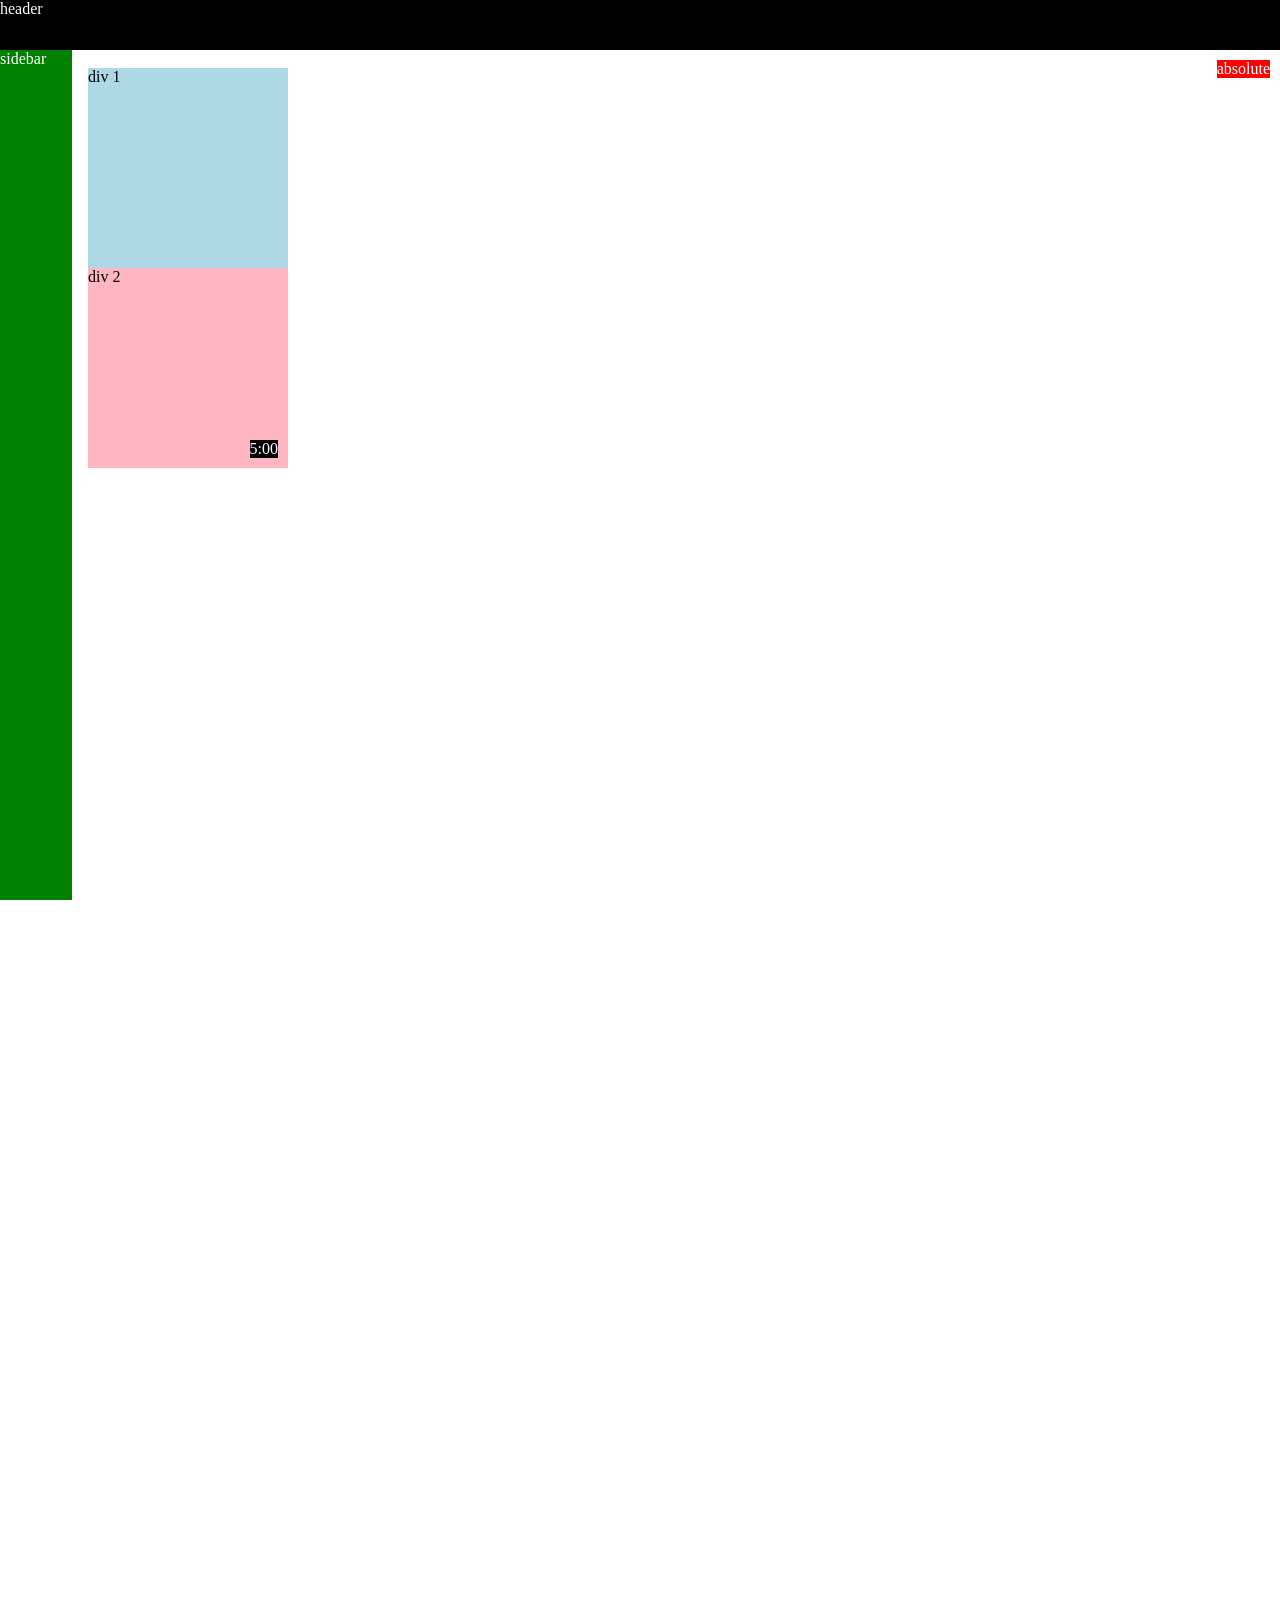
<file: position.html>
<!DOCTYPE html>
<html>
<head>
    <title>Position Practice</title>
</head>
<body style="
    height: 3000px;
    padding-top: 60px;
    padding-left: 80px;
">
    <div style="
        background-color:black ;
        color: white;
        position: fixed;
        top: 0px;
        left: 0px;
        right: 0px;
        height: 50px;
    ">header</div>

    <div style="
        background-color: green;
        color: white;
        position: fixed;
        left: 0;
        bottom: 0;
        top: 50px;
        width: 72px;
    
    ">
        sidebar
    </div>

    <div style="
        position: absolute;
        background-color: red;
        color: white;
        right: 10px;
        top: 60px;
    ">
        absolute
    </div>


    <div style="
    background-color: lightblue;
    width: 200px;
    height: 200px;
    ">div 1</div>
    <div style="
    background-color: lightpink;
    width: 200px;
    height: 200px;
    position: relative;
    
    ">
        div 2
        <div style="
            position: absolute;
            background-color: black;
            color: white;
            bottom: 10px;
            right: 10px;
        ">
            5:00
        </div>
    </div>
</body>
</html>
</file>
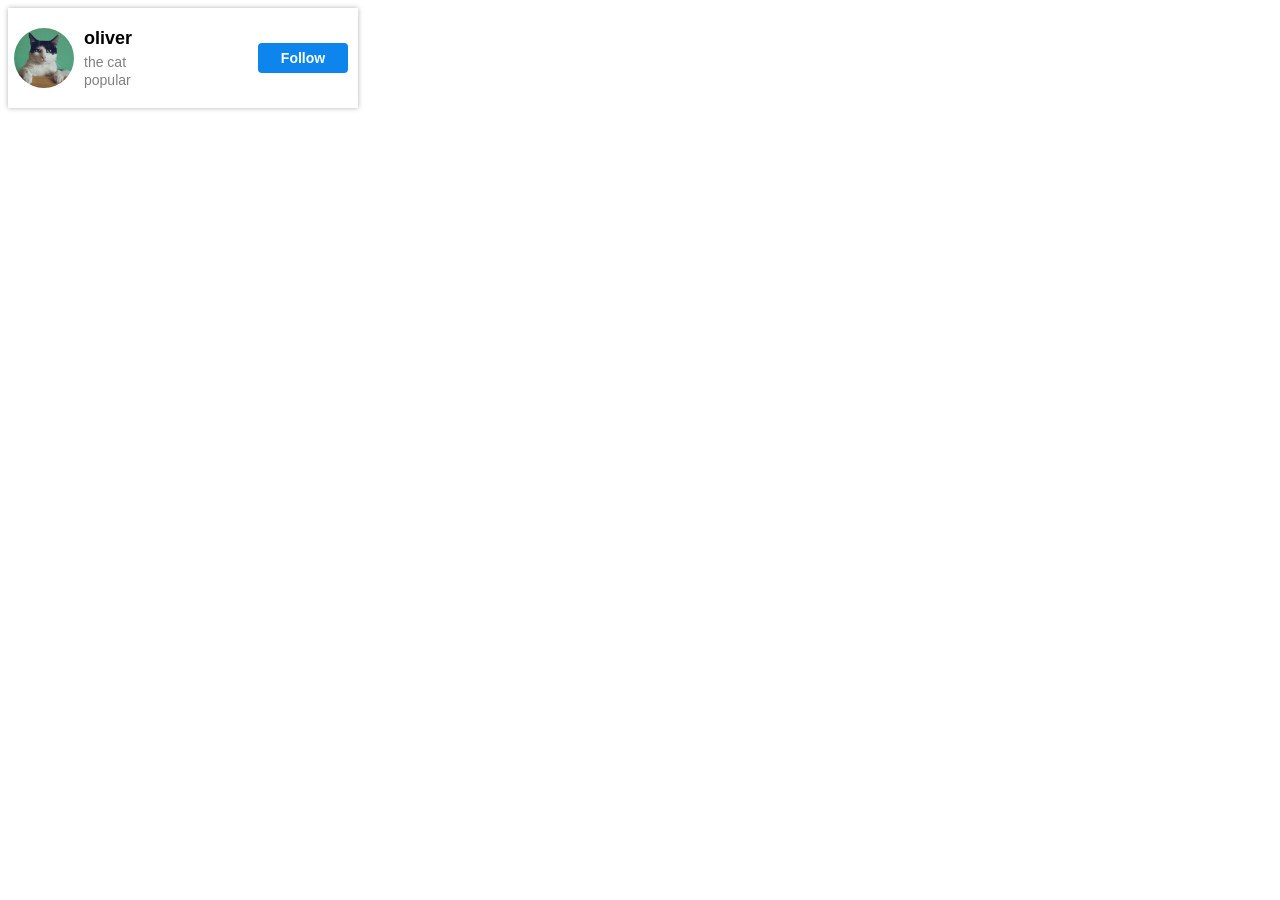
<file: excercises/excercise10-1.html>
<!DOCTYPE html>
<html>
<head>
    <style>
        p {
            font-family: arial;
            margin-top: 0;
            margin-bottom: 0;
        }

        .profile {
            width: 350px;
            height: 100px;
            box-shadow: 0 0 5px rgba(0,0,0,0.3);
            display: inline-block;
            display: flex;
            align-items: center;
            margin-right: 15px;
        }

        .profile-picture {
            width: 60px;
            height: 60px;
            border-radius: 200px;
            object-fit: cover;
            background-color: gray;
            margin-left: 6px;
        }

        .text-container {
            padding-left: 10px;
            flex: 1;
        }

        .name {
            font-size: 18px;
            font-weight: bold;
            margin-bottom: 5px;
        }

        .second-line {
            font-size: 14px;
            color: gray;
            margin-bottom: 2px;
        }

        .third-line {
            font-size: 14px;
            color: gray;
        }

        .follow-button {
            width: 90px;
            height: 30px;
            font-size: 14px;
            font-weight: bold;
            color: white;
            margin-left: auto;
            background-color: rgb(14, 133, 237);
            margin-right: 10px;
            border-radius: 4px;
            border: none;
        }

        .follow-button:hover {
            background-color: rgb(114, 189, 255);
            cursor: pointer;
        }
    </style>
</head>
<body>
    <div class="profile">
        <img class="profile-picture" src="/channel-pictures/cat.jpg">
        <div class="text-container">
            <div><p class="name">oliver</p></div>
            <div><p class="second-line">the cat</p></div>
            <div><p class="third-line">popular</p></div>
        </div>
            <div><button class="follow-button">Follow</button></div>
    </div>
</body>
</html>
</file>
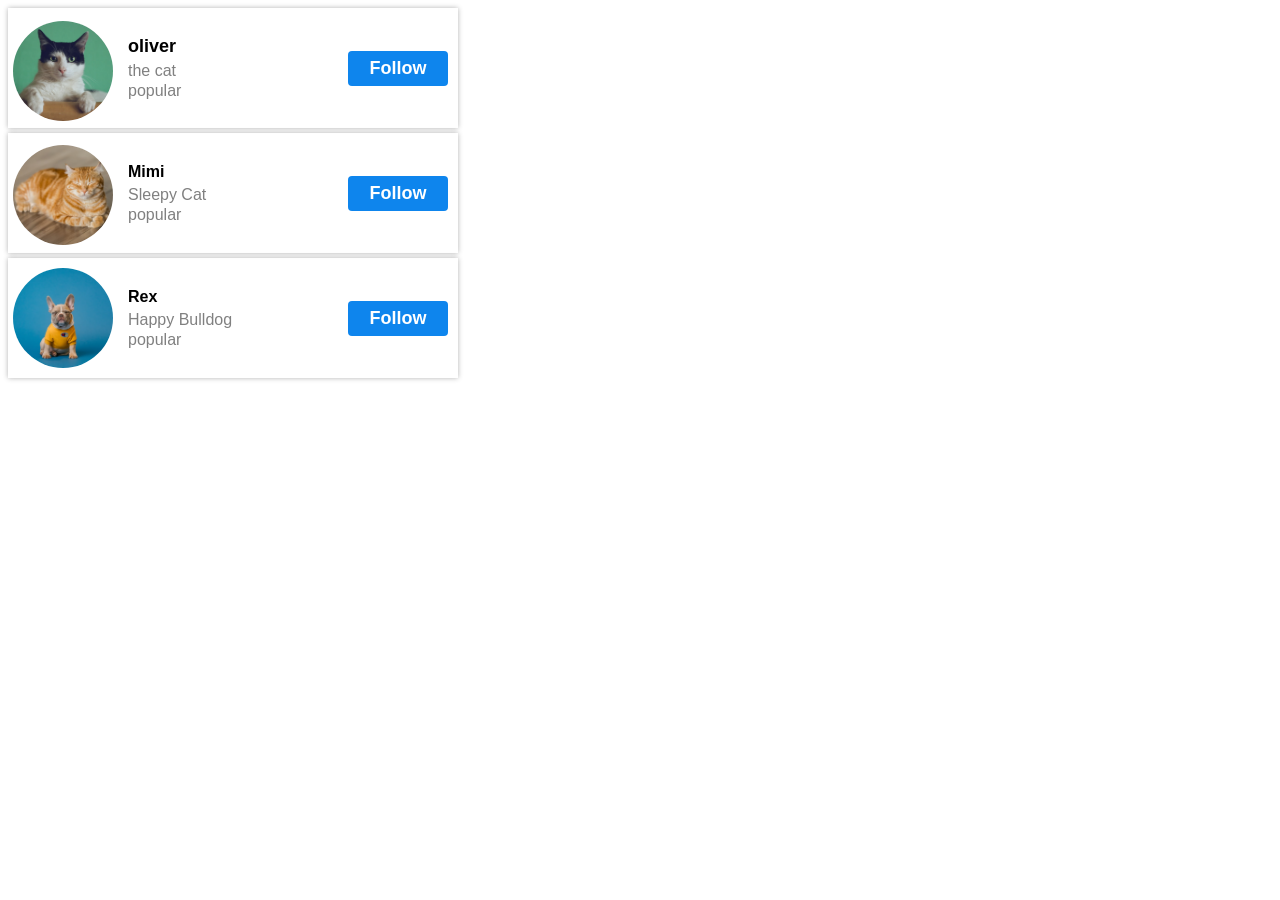
<file: excercises/excercise10-2.html>
<!DOCTYPE html>
<html>
    <head>
        <style>
            p {
                font-family: Arial;
                margin-top: 0px;
                margin-bottom: 0px;
            }

            .profile {
                width: 450px;
                height: 120px;
                box-shadow: 0 0 5px rgba(0,0,0,0.3);
                display: flex;
                align-items: center;
                gap: 15px;
                margin-bottom: 5px;
            }

            .profile-picture{
                width: 100px;
                height: 100px;
                margin-top: 5px;
                object-fit: cover;
                margin-left: 5px;
                background-color:red;
                display: inline-block;
                border-radius: 200px;
            }

            .name {
                margin-bottom: 5px;
                font-weight: 700;
                font-size: 18px;
                display: block;
            }

            .second-line {
                margin-bottom: 2px;
                color: gray;
            }

            .third-line {
                color: gray;
            }

            .follow-button {
                font-weight: 600;
                color: white;
                font-size: 18px;
                width: 100px;
                height: 35px;
                background-color:rgb(14, 133, 237);
                margin-left: auto;
                margin-right: 10px;
                border-radius: 4px;
                border: none;
            }

            .follow-button:hover {
                background-color: rgb(49, 189, 244);
                cursor: pointer;
            }

            .profile-2 {
                width: 450px;
                height: 120px;
                box-shadow: 0 0 5px rgba(0,0,0,0.3);
                display: flex;
                align-items: center;
                gap: 15px;
                margin-bottom: 5px;
            }

            .profile-picture-2 {
                width: 100px;
                height: 100px;
                object-fit: cover;
                display: inline-block;
                margin-top: 3px;
                border-radius: 200px;
                margin-left: 5px;
            }

            .name-2 {
                margin-bottom: 5px;
                font-weight: bold;
            }

            .fourth-line {
                margin-bottom: 2px;
                color: gray;
            }

            .fifth-line {
                color: gray;
            }

            .follow-button-2 {
                font-weight: 600;
                font-size: 18px;
                width: 100px;
                height: 35px;
                border-radius: 4px;
                margin-left: auto;
                margin-right: 10px;
                color: white;
                background-color: rgb(14, 133, 237);
                border: none;
            }

            .follow-button-2:hover {
                cursor: pointer;
                background-color: rgb(49, 189, 244);
            }

            .profile-3 {
                width: 450px;
                height: 120px;
                box-shadow: 0 0 5px rgba(0,0,0,0.3);
                display: flex;
                align-items: center;
                gap: 15px;
            }

            .profile-picture-3 {
                width: 100px;
                height: 100px;
                object-fit: cover;
                display: inline-block;
                border-radius: 200px;
                margin-left: 5px;
            }
             

            .name-3 {
                margin-bottom: 5px;
                font-weight: bold;
            }

            .sixth-line {
                margin-bottom: 2px;
                color: gray;
            
            }

            .seventh-line {
                color: gray;
            }

            .follow-button-3 {
                font-weight: 600;
                font-size: 18px;
                width: 100px;
                height: 35px;
                border: none;
                border-radius: 4px;
                background-color: rgb(14, 133, 237);
                color: white;
                margin-left: auto;
                margin-right: 10px;
            }

            .follow-button-3:hover {
                cursor: pointer;
                background-color: rgb(49, 189, 244);
            }
        </style>
    </head>
    <body>
        <div>
            <div class="profile"><img class="profile-picture" src="/channel-pictures/cat.jpg">
               <div>
                 <p class="name">oliver</p>
                 <p class="second-line">the cat</p>
                 <p class="third-line">popular</p>
               </div>
               <button class="follow-button">Follow</button>
            </div>
            <div class="profile-2"><img class="profile-picture-2" src="/channel-pictures/cat2.jpg">
                <div>
                     <p class="name-2">Mimi</p>
                     <p class="fourth-line">Sleepy Cat</p>
                     <p class="fifth-line">popular</p>
                </div>
                <button class="follow-button-2">Follow</button>
             </div>
                <div class="profile-3"><img class="profile-picture-3" src="/channel-pictures/dog.jpg">
                    <div>
                     <p class="name-3">Rex</p>
                     <p class="sixth-line">Happy Bulldog</p>
                     <p class="seventh-line">popular</p>
                    </div>
                    <button class="follow-button-3">Follow</button>
                </div> 
         </div>
    </body>
</html>
</file>
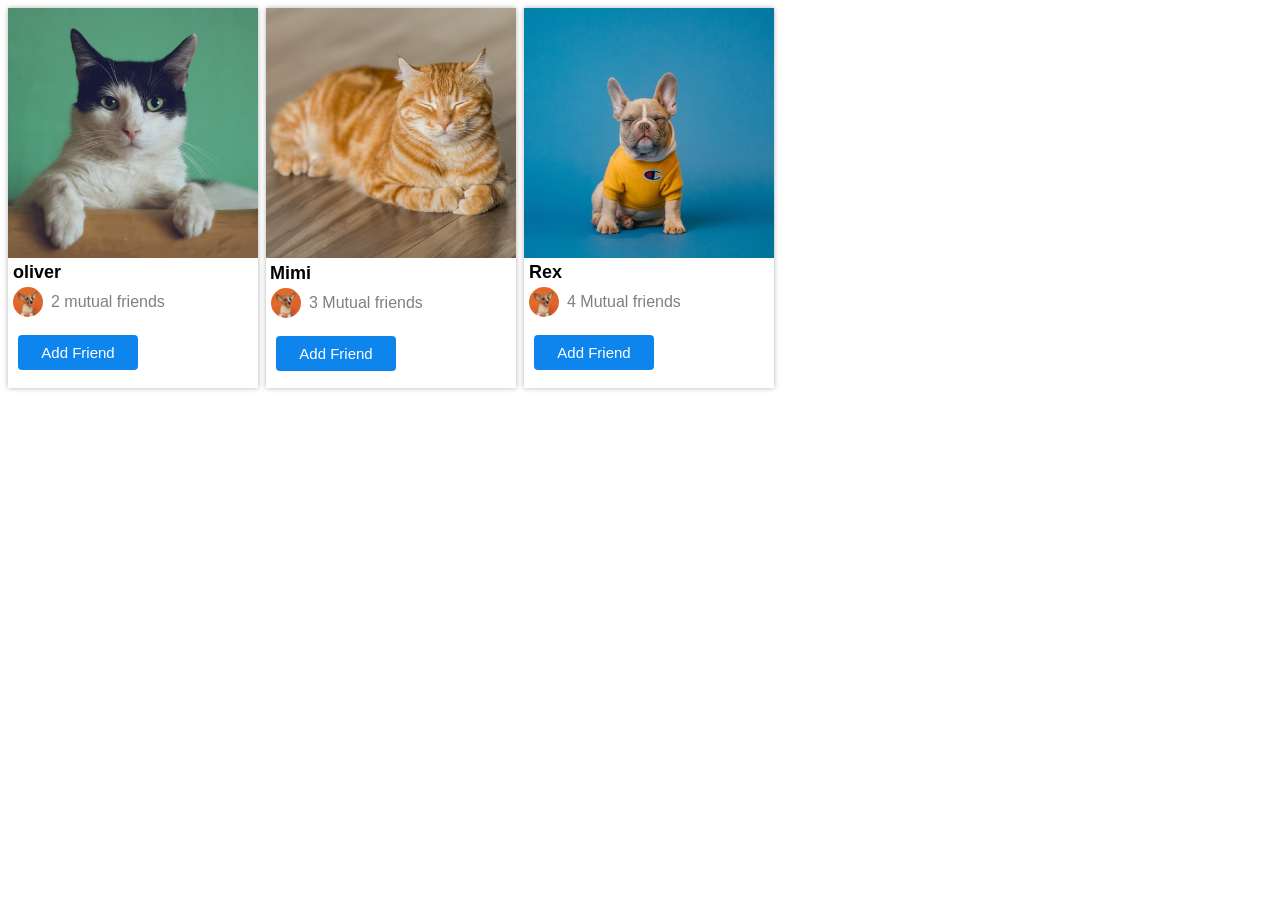
<file: excercises/excercise10-3.html>
<!DOCTYPE html>
<html>
    <head>
        <style>

            p {
                font-family: arial;
                margin-top: 0;
                margin-bottom: 0;
            }
            
            .profile {
                width: 250px;
                height: 380px;
                box-shadow: 0 0 5px rgba(0,0,0,0.3);
                display: flex;
                flex-direction: column;
                margin-right: 8px;
            }


            .profile-picture {
                width: 250px;
                height: 250px;
                object-fit: cover;
            }


            .mutual-profile {
                width: 30px;
                height: 30px;
                object-fit: cover;
                border-radius: 50px;
            }

            .oliver-name {
                margin-top: 4px;
                margin-left: 5px;
                font-size: 18px;
                font-weight: bold;
                margin-bottom: 4px;
            }

            .mutual-frnds {
                display: inline-block; 
                margin-left: 8px;
                font-size: 16px;
                color: gray;
            }
            
            .profile-2 {
                display: flex;
                align-items: center;
                margin-left: 5px;
            }

            .button  {
                font-size: 15px;
                font-weight: 500;
                width: 120px;
                height: 35px;
                margin-top: 18px;
                margin-left: 10px;
                display: inline-block;
                background-color:  rgb(14, 133, 237);
                color: white;
                border: none;
                border-radius: 4px;

            }

            .button:hover {
                cursor: pointer;
            }

            .container {
                display: flex;
            }

            .pfp-2 {
                width: 250px;
                height: 250px;
                object-fit: cover;
            }

            .profile-3 {
                width: 250px;
                height: 380px;
                display: flex;
                flex-direction: column;
               box-shadow: 0 0 5px rgba(0,0,0,0.3);
               margin-right: 8px;
            }

            .mimi-name {
                margin-top: 5px;
                margin-left: 4px;
                font-weight: 600;
                font-size: 18px;
                margin-bottom: 4px;
            }

            .profile-5 {
                display: flex;
                align-items: center;
            }

            .mutual-profile2 {
                width: 30px;
                height: 30px;
                border-radius: 50px;
                object-fit: cover;
                margin-left: 5px;
            }

            .mutual-frnds2 {
                display: inline-block;
                margin-left: 8px;
                color: gray;
            }

            .button-2 {
                width: 120px;
                height: 35px;
                font-size: 15px;
                font-weight: 500;
                margin-top: 18px;
                margin-left: 10px;
                border: none;
                border-radius: 4px;
                background-color:rgb(14, 133, 237);
                color: white;
            }

            .button-2:hover {
                cursor: pointer;
            }

            .profile-6 {
                width: 250px;
                height: 380px;
                box-shadow: 0 0 5px rgba(0,0,0,0.3);
                display: flex;
                flex-direction: column;
            }

            .mutual-profile3 {
                height: 250px;
                width: 250px;
                object-fit: cover;
            }

            .rex-name {
                font-size: 18px;
                margin-top: 4px;
                margin-bottom: 4px;
                margin-left: 5px;
                font-weight: 600;
            }

            .profile-8 {
                display: flex;
                align-items: center;
            }

            .mutual-profile4 {
                width: 30px;
                height: 30px;
                object-fit: cover;
                border-radius: 50px;
                margin-left: 5px;
            }
             .mutual-frnds3 {
                display: inline-block;
                margin-left: 8px;
                color: gray;
             }

             .button-3 {
                font-size: 15px;
                font-weight: 500;
                margin-top: 18px;
                margin-left: 10px;
                width: 120px;
                height: 35px;
                border-radius: 4px;
                border: none;
                background-color: rgb(14, 133, 237);
                color: white;
             }

             .button-3:hover {
                cursor: pointer;
             }
        </style>
    </head>
    <body>
       <div class="container">
             <div class="profile">
            <img class="profile-picture" src="/channel-pictures/cat.jpg">
            <div>
                <p class="oliver-name">oliver</p>
            </div>
            <div class="profile-2">
                 <img class="mutual-profile" src="/channel-pictures/dog2.jpg">
                 <p class="mutual-frnds">2 mutual friends</p>
            </div>
            <button class="button">Add Friend</button>
        </div>

        <div class="profile-3">
            <img class="pfp-2" src="/channel-pictures/cat2.jpg">
            <div class="profile-4">
                <p class="mimi-name">Mimi</p>
            </div>
            <div class="profile-5">
            <img class="mutual-profile2" src="/channel-pictures/dog2.jpg">
            <p class="mutual-frnds2">3 Mutual friends</p>
            </div>
            <button class="button-2">Add Friend</button>
        </div>

        <div class="profile-6">
            <img class="mutual-profile3" src="/channel-pictures/dog.jpg">
            <div class="profile-7">
                <p class="rex-name">Rex</p>
            </div>
            <div class="profile-8">
                <img class="mutual-profile4" src="/channel-pictures/dog2.jpg">
                <p class="mutual-frnds3">4 Mutual friends</p>
            </div>
            <button class="button-3">Add Friend</button>
        </div>
       </div>
    </body>
</html>
</file>
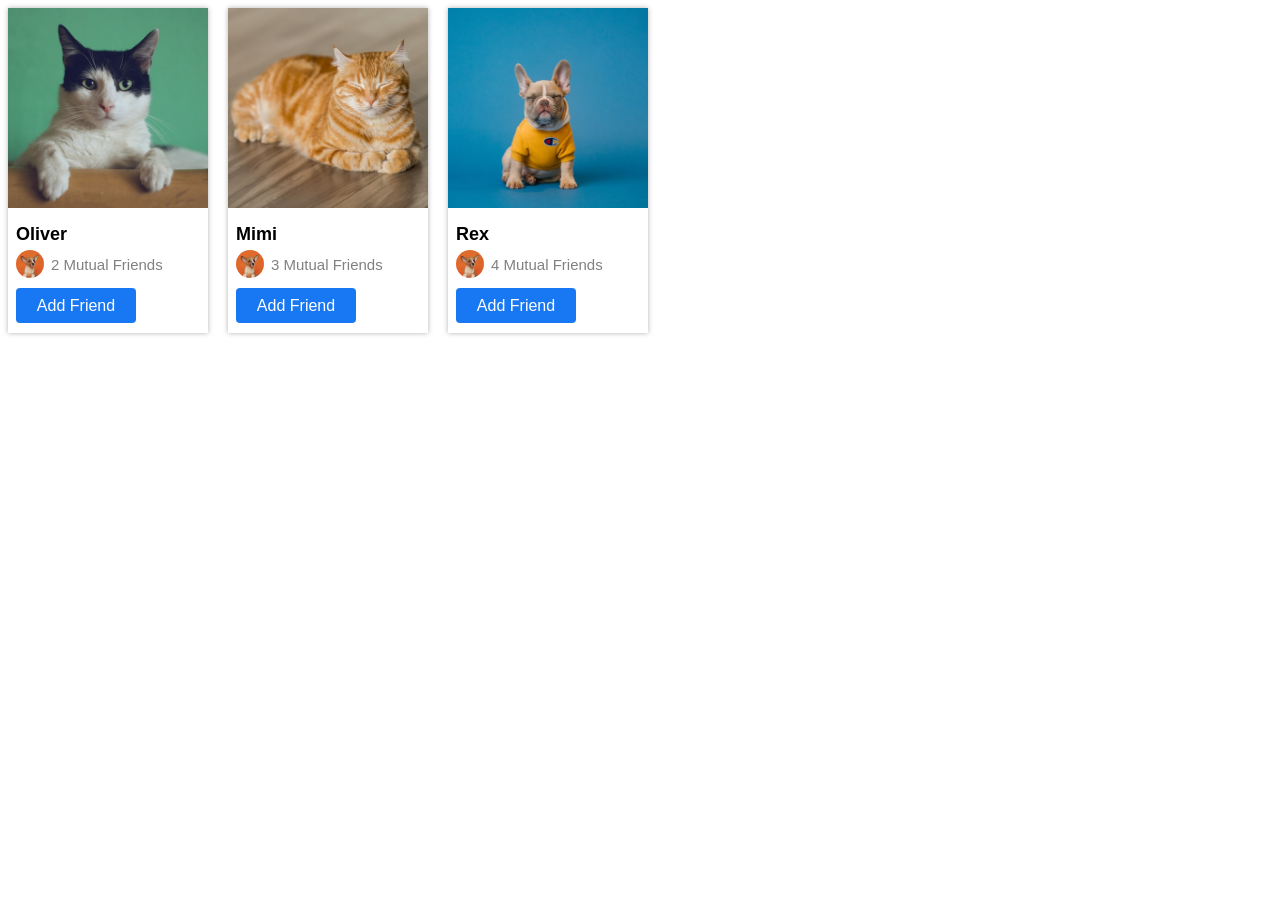
<file: excercises/excercise11-d.html>
<!DOCTYPE html>
<html>
    <head>
        <title>Excercise-d</title>

        <style>
            p {
            font-family: arial;
            margin-top: 0;
            margin-bottom: 0;
            }

            .grid {
                display: grid;
                grid-template-columns: 200px 200px 200px;
                column-gap: 20px;
            }

            .profile {
                width: 200px;
                box-shadow: 0 0 5px rgba(0,0,0,0.3);
                vertical-align: top;
            }

            .profile-picture {
                width: 200px;
                height: 200px;
                object-fit: cover;
                margin-bottom: 12px;
            }
             
            .name {
                font-size:18px;
                font-weight: 600;
                margin-left: 8px;
                margin-bottom: 5px;
            }

            .mutual-frnds-row {
                display: grid;
                grid-template-columns: 35px 1fr;
                align-items: center;
                margin-left: 8px;
                margin-bottom: 10px;
            }

            .mutual-friend-picture {
                width: 28px;
                height: 28px;
                object-fit: cover;
                border-radius: 14px;
                vertical-align: middle;
                margin-right: 4px;
            }

            .mutual-friends {
                color: gray;
                font-size: 15px;
            }

            .add-friend-button {
                color: white;
                width: 120px;
                height: 35px;
                background-color: rgb(24, 119, 242);    
                border: none;
                border-radius: 4px;
                margin-bottom: 10px;
                margin-left: 8px;
                font-size: 16px;
            }

        </style>
    </head>
    <body>
        <div class="grid">
            <div class="profile">
                <img class="profile-picture" src="/channel-pictures/cat.jpg">
                <p class="name">Oliver</p>

            <div class="mutual-frnds-row">
                <img class="mutual-friend-picture" src="/channel-pictures/dog2.jpg">
                <p class="mutual-friends">
                    2 Mutual Friends
                </p>
            </div>
            <button class="add-friend-button">
                Add Friend
            </button>
         </div>

         <div class="profile">
            <img class="profile-picture" src="/channel-pictures/cat2.jpg">
            <p class="name"> Mimi</p>
            <div class="mutual-frnds-row">
                <img class="mutual-friend-picture" src="/channel-pictures/dog2.jpg">
                <p class="mutual-friends">3 Mutual Friends</p>
            </div>
            <button class="add-friend-button">
                Add Friend 
            </button>
         </div>

         <div class="profile">
            <img class="profile-picture" src="/channel-pictures/dog.jpg">
            <p class="name">Rex</p>
            <div class="mutual-frnds-row">
                <img class="mutual-friend-picture" src="/channel-pictures/dog2.jpg">
                <p class="mutual-friends">4 Mutual Friends</p>
            </div>
            <button class="add-friend-button">
                Add Friend
            </button>
         </div>
        </div>
    </body>
</html>
</file>
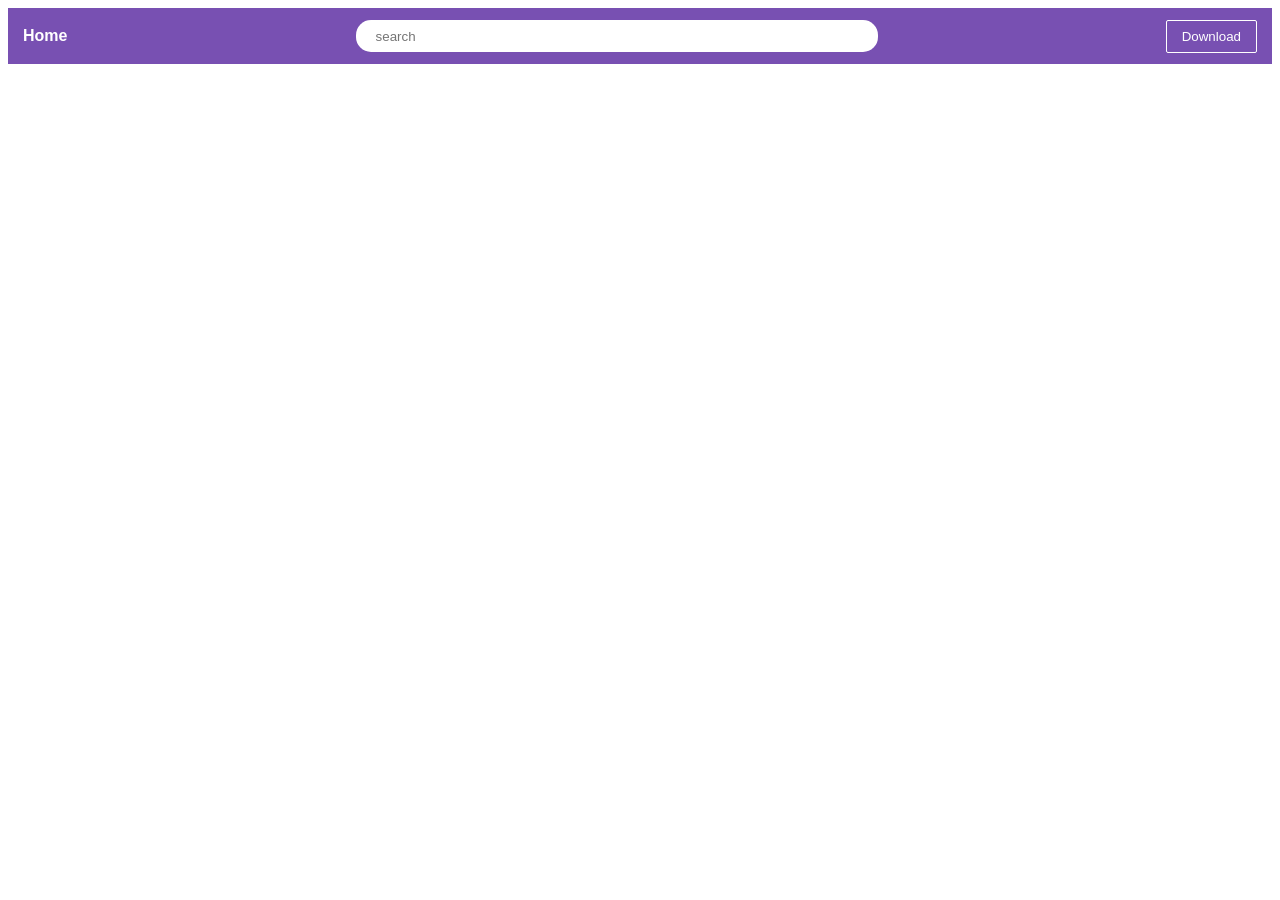
<file: excercises/excercise12f.html>
<!DOCTYPE html>
<html>
<head>
    <title> flexbox excercise</title>

    <style>

        div {
            font-family: arial;
        }


        .header {
            background-color: rgb(120, 80, 178);
            display: flex;
            flex-direction: row;
            justify-content: space-between;
            align-items: center;
            padding-left: 15px;
            padding-right: 15px;
            
        }

        .left-section {
            color: white;
            font-weight: bold;
            
        }

        .text-box {
            width: 500px;
            border: none;
            height: 30px;
            margin-top: 12px;
            margin-bottom: 12px;
            border-radius: 15px;
            padding-left: 20px;
        }

        .Download-1 {
            background-color: rgb(120, 80, 178);
            border-color: white;
            border-style: solid;
            border-width: 1px;
            color: white;
            border-radius: 2px;
            padding-bottom: 8px;
            padding-top: 8px;
            padding-right: 15px;
            padding-left: 15px;

        }

    </style>
</head>
<body>
   <div class="header">
    <div class="left-section">Home</div>
    <input class="text-box" placeholder="search">
    <button class="Download-1">Download</button>
   </div> 
</body>
</html>
</file>
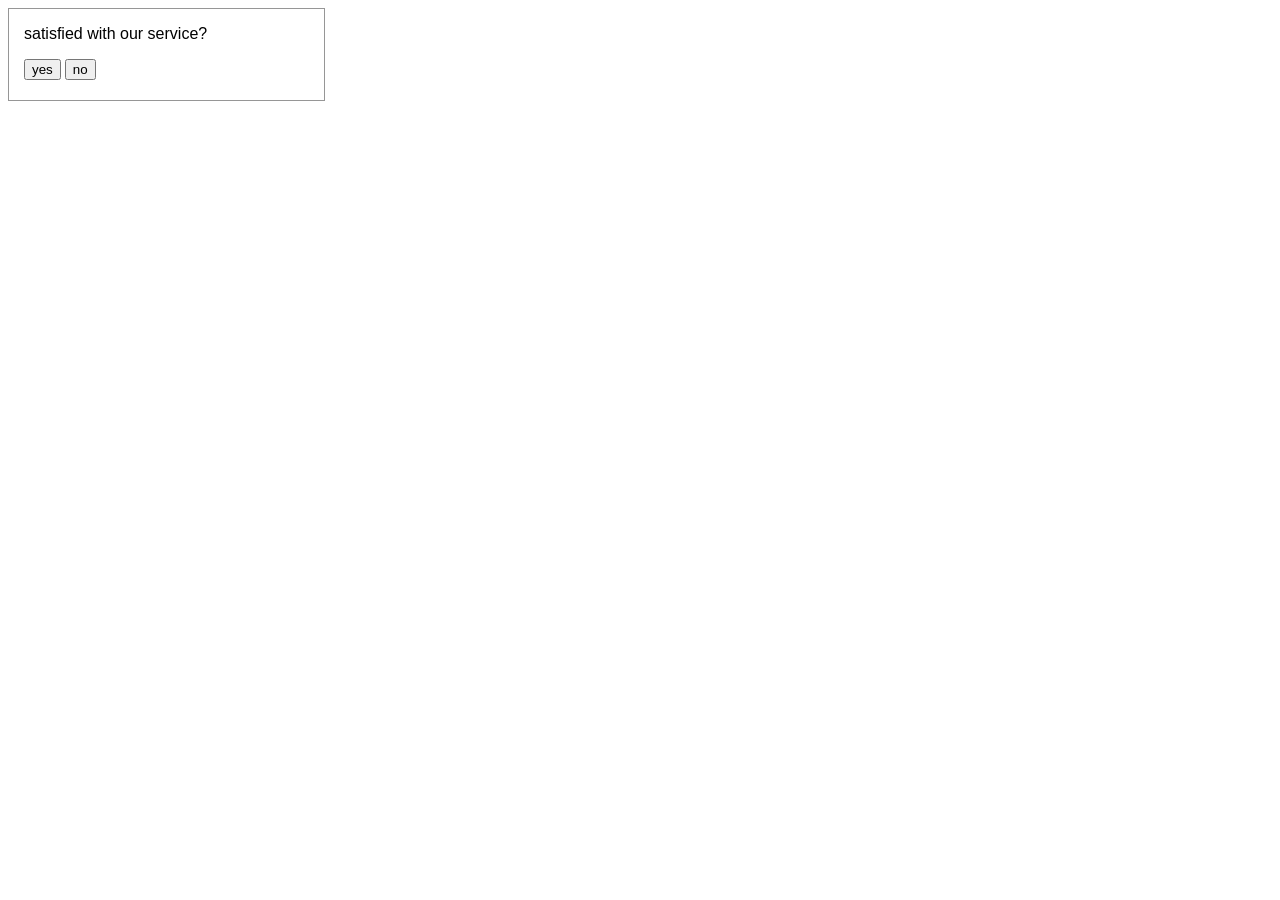
<file: excercises/excercises.html>
<!DOCTYPE html>
<html>
    <head>
        <style>
          .title {
            font-family: Arial, Helvetica, sans-serif;
          }

          .card {
            border-width: 1px;
            border-style: solid;
            border-color: rgb(150,150,150);
            width: 300px;
            padding-left: 15px;
            padding-bottom: 20px;
          }
        </style>
    </head>
    <body>
        <div class="card" src="excercises/excercises.html">
            <p class="title">
                satisfied with our service?
            </p>
            <button>yes</button>
            <button>no</button>
        </div>
        
    </body>
</html>
</file>
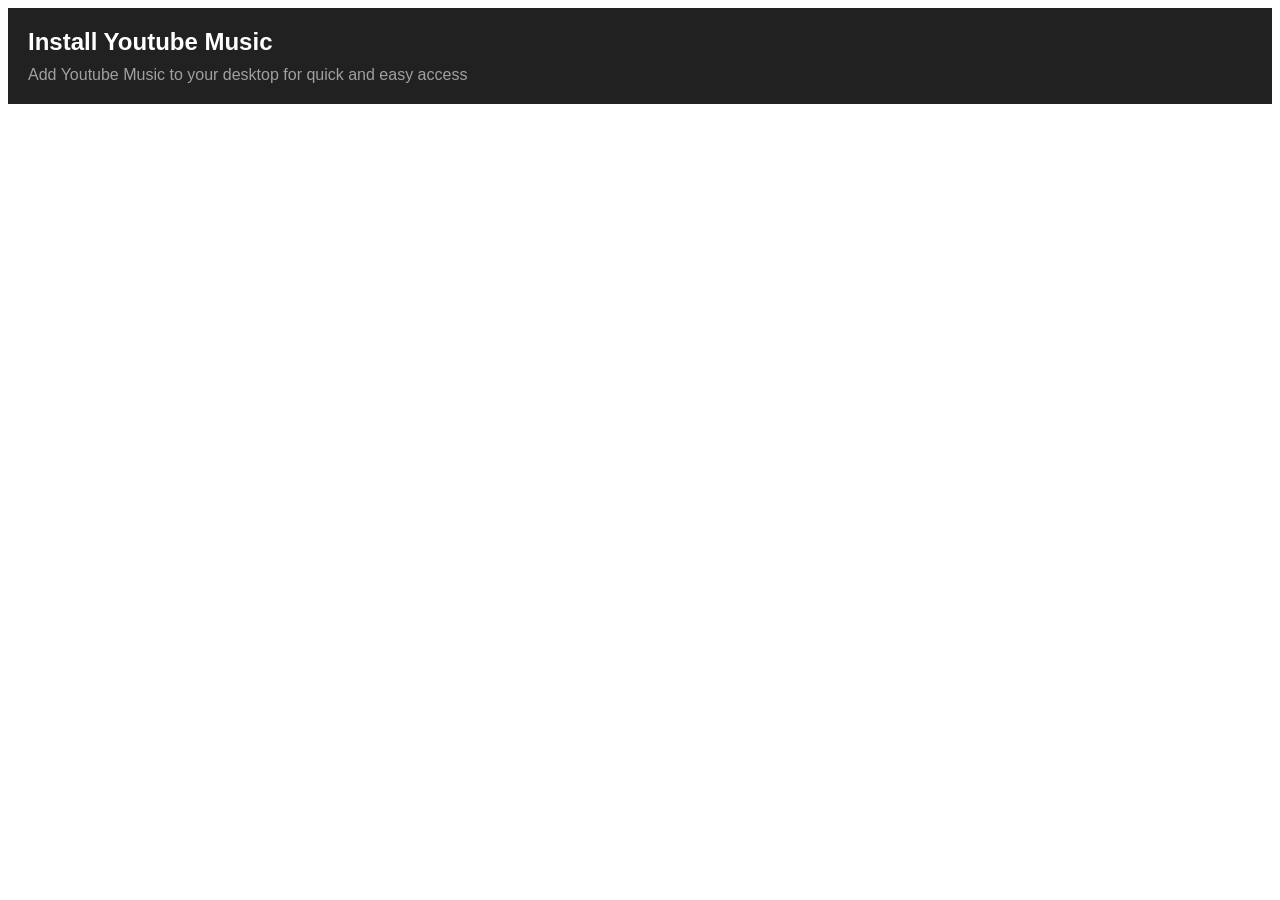
<file: excercises/excercises2.html>
<!DOCTYPE html>
<html>
    <head>
        <style>
            p {
            font-family: arial;
            margin-bottom: 0;
            margin-top: 0;
            }

            .card {
                background-color: rgb(33,33,33);
                widht: 360px;
                padding-left: 20px;
                padding-right: 20px;
                padding-top: 20px;
                padding-bottom: 20px;
            }

            .title {
                color: white;
                font-size: 24px;
                font-weight: bold;
                margin-bottom: 10px;
            }

            .caption {
                color: rgb(160,160,160)
            }
            
        </style>
    </head>
    <body>
        <div class="card" src="excercises/excercises2.html">
            <p class="title">
                Install Youtube Music
            </p>
            <p class="caption">
                Add Youtube Music to your desktop for quick and easy access
            </p>
        </div>
    </body>
</html>
</file>
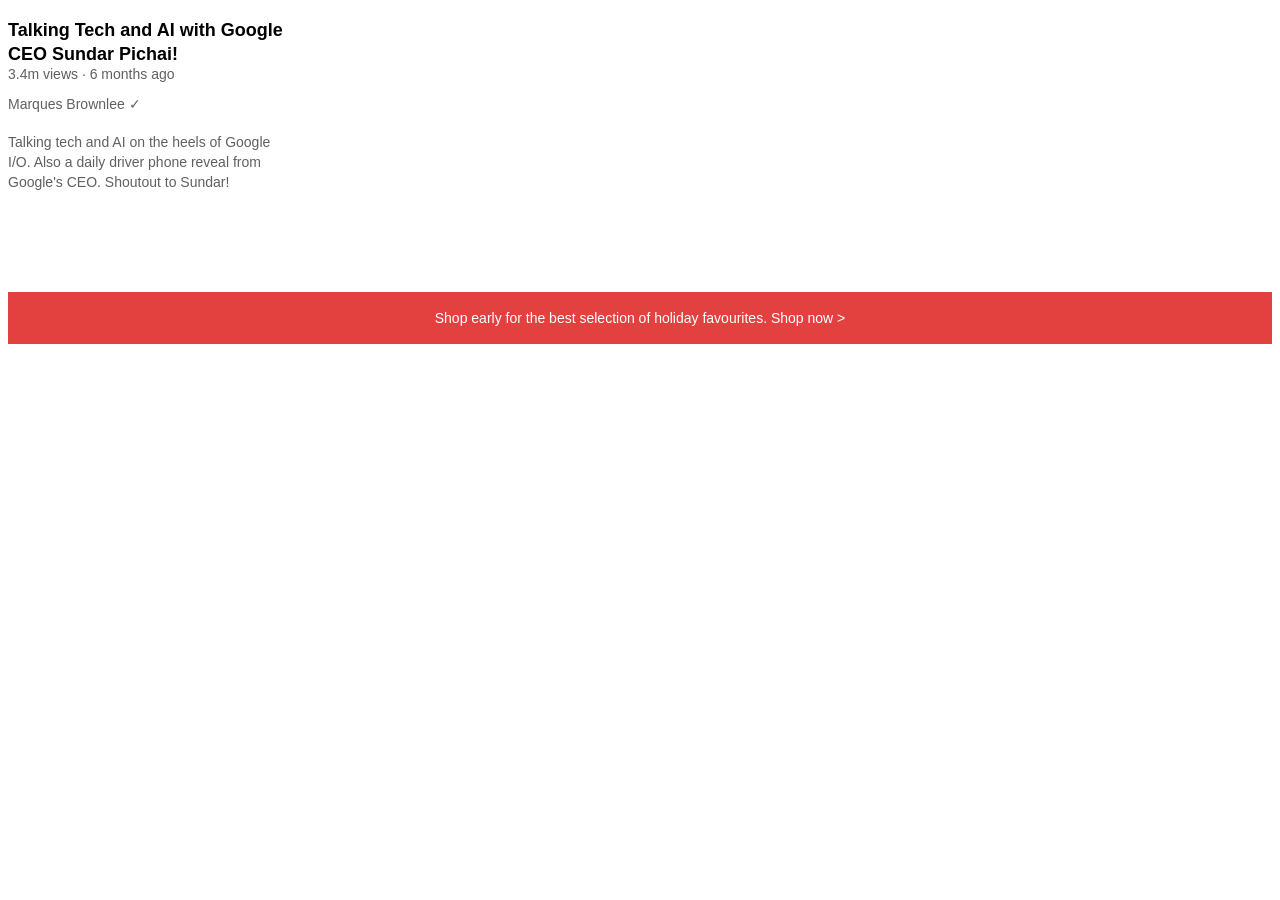
<file: into-to-html/text.html>
<!DOCTYPE html>
<html>
    <head>
        <title>Text practice</title>
        <link rel="stylesheet" href="text.css"> 

    </head>
    <body>
        <p class="video-title">
    Talking Tech and AI with Google CEO Sundar Pichai!

</p>

<p class="video-stats">
    3.4m views &middot; 6 months ago
</p>

<p class="video-author">
    Marques Brownlee &check; 
</p>

<p class="video-description">
    Talking tech and AI on the heels of Google I/O. Also a daily driver phone reveal from Google's CEO. Shoutout to Sundar!
</p>

<p class="apple-text">
    Shop early for the best selection of holiday favourites. <span class="shop-link">Shop now &gt;</span>
</p>
    </body>
</html>
</file>
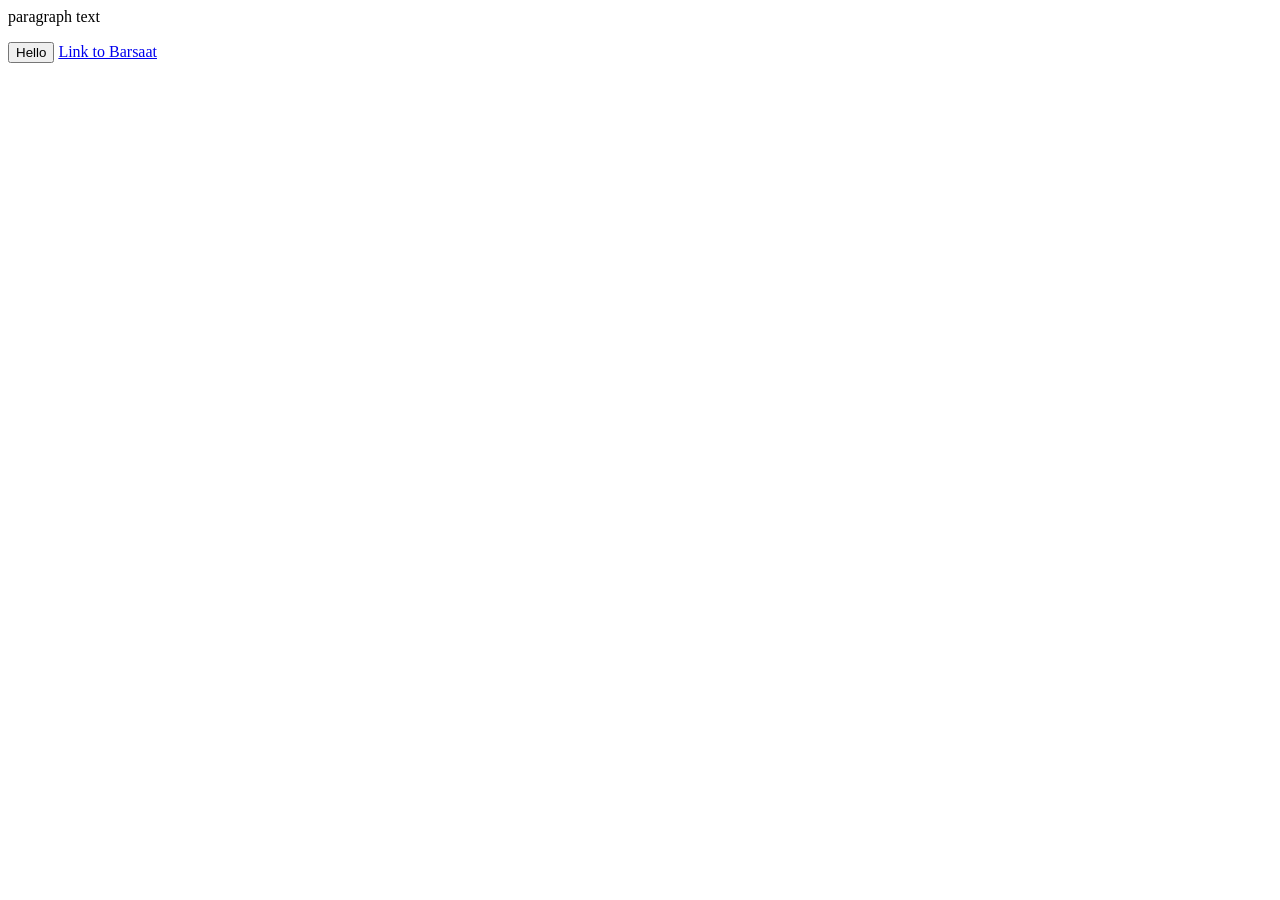
<file: into-to-html/website.html>
<!DOCTYPE httml>
<html>
    <head>
        <title>Barsaat song</title>
    </head>
    <body>
        <p>
    paragraph text 
</p>

<button>
    Hello
</button>

<a href="https://youtu.be/ebZj_nrmH-c?si=KHjSj1KUDf0z0M8B" target="_blank"> 
    Link to Barsaat 
</a>
        
    </body>
</html>
</file>
<file: styles/general.css>
p {
    font-family: roboto, arial;
    margin-top: 0;
    margin-bottom: 0;
}

a {
    text-decoration: none;
    color: inherit;
}

.video-preview a {
    display: block;
}

body {
    margin: 0;
    padding-top: 80px;
    padding-left: 96px;
    padding-right: 24px;
    background-color: rgb(248, 248, 248);
}
</file>
<file: styles/header.css>
.header {
    height: 55px;

    display: flex;
    flex-direction: row;
    justify-content: space-between;

    position: fixed;
    top: 0;
    left: 0;
    right: 0;

    background-color: white;
    border-bottom-width: 1px;
    border-bottom-style: solid;
    border-bottom-color: rgb(230, 230, 230);
    z-index: 100;
}

.left-section {
    display: flex;
    align-items: center;
}

.menu {
   height: 21px;
   margin-left: 20px;
   margin-right: 24px;
   cursor: pointer;

}

.youtube-logo {
    height: 23px;
    cursor: pointer;
}
.middle-section {
    flex: 1;
    margin-left: 70px;
    margin-right: 35px;
    max-width: 500px;
    display: flex;
    align-items: center;
}

.search-bar {
    flex: 1;
    height: 34px;
    padding-left: 10px;
    font-size: 16px;
    border-width: 1px;
    border-style: solid;
    border-color: rgb(192, 192, 192);
    border-radius: 2px;
    box-shadow: inset 1px 2px 5px
    rgb(0,0,0,0.05);
    width: 0;
}

.search-bar::placeholder {
    font-family: Roboto, Arial;
    font-size: 16px;
}

.search-button {
    height: 38px;
    width: 66px;
    background-color: rgb(240, 240, 240);
    border-width: 1px;
    border-style: solid;
    border-color: rgb(192, 192, 192);
    margin-left: -1px;
    margin-right: 10px;
}

.search-button,
.voice-search-button,
.upload-icon-container,
.youtube-app-container,
.notification-icon-container {
    display: flex;
    justify-content: center;
    align-items: center;
    position: relative;
    cursor: pointer;
}

.search-button .tooltip,
.voice-search-button .tooltip,
.upload-icon-container .tooltip,
.youtube-app-container .tooltip,
.notification-icon-container .tooltip {
    font-family: Roboto, Arial;
    position: absolute;
    background-color: gray;
    color: white;
    padding-top: 4px;
    padding-bottom: 4px;
    padding-left: 8px;
    padding-right: 8px;
    border-radius: 2px;
    font-size: 12px;
    bottom: -30px;
    opacity: 0;
    transition: opacity 0.15s;
    pointer-events: none;
    white-space: nowrap;
}

.search-button:hover .tooltip,
 .voice-search-button:hover .tooltip,
 .upload-icon-container:hover .tooltip,
 .youtube-app-container:hover .tooltip,
 .notification-icon-container:hover .tooltip {
    opacity: 1;
}

.search-icon {
    height: 23px;
}

.voice-search-button {
    height: 40px;
    width: 40px;
    border-radius:20px;
    border: none;
    background-color: rgb(245, 245, 245);
}

.voice-search-icon {
    height: 24px;
}

.right-section {
    width: 180px;
    margin-right: 20px;
    display: flex;
    align-items: center;
    justify-content: space-between;
    flex-shrink: 0;
}

.upload-icon {
    height: 24px;
}

.youtube-apps-icon {
    height: 24px;
}

.notifications-icon{
    height: 24px;
}

.notification-icon-container {
    position: relative;
}

.notifications-count {
    position: absolute;
    top: -2px;
    right: -4px;
    background-color: red;
    color: white;
    font-family: Roboto, Arial;
    font-size: 11px;
    padding-left: 5px;
    padding-right: 5px;
    padding-bottom: 2px;
    padding-top: 2px;
    border-radius: 10px;
}

.current-user-picture {
    height: 32px;
    width: 32px;
    border-radius: 16px;
    object-fit: cover;
    cursor: pointer;
}
</file>
<file: styles/video.css>
.thumbnail {
                width: 100%;
                border-radius: 4px;
            }

            .video-title {
                margin-top: 0;
                font-size: 14px;
                font-weight: 500;
                line-height: 20px;
                margin-bottom: 10px;
            }

            .video-info-grid {
                display: grid;
                grid-template-columns: 50px 1fr;
            }
            
            .profile-picture {
                width: 36px;
                border-radius: 50px;
            }

            .thumbnail-row {
                margin-bottom: 8px;
                position: relative;
            }

            .video-author, 
            .video-stats {
                font-size: 12px;
                color: rgb(96, 96, 96);
                
            }

            .video-author {
                margin-bottom: 4px;
            }

            .video-grid {
                display: grid;
                grid-template-columns: 1fr 1fr 1fr;
                column-gap: 16px;
                row-gap: 40px;
            }
            
            @media (max-width: 750px) {
                .video-grid {
                    grid-template-columns: 1fr 1fr;
                }
            }

            .video-time {
                font-family: Roboto, Arial;
                font-size: 12px;
                font-weight: 500;
                padding-left: 5px;
                padding-right: 5px;
                padding-top: 4px;
                padding-bottom: 4px;
                border-radius: 4px;
              background-color: black;
              color: white;
              position: absolute;
              bottom: 12px;
              right: 5px;
            }
</file>
<file: styles/sidebar.css>
.sidebar {
    position: fixed;
    left: 0;
    bottom: 0;
    top: 55px;
    background-color: white;
    width: 72px;
    z-index: 200;
    padding-top: 5px;
}

.sidebar-link {
    height: 74px;
    display: flex;
    justify-content: center;
    align-items: center;
    flex-direction: column;
    cursor: pointer;
}

.sidebar-link:hover {
    background-color: lightgray;
}

.sidebar-link img {
    height: 24px;
    margin-bottom: 4px;
}

.sidebar-link div {
    font-family: Roboto, Arial;
    font-size: 10px;
}
</file>
<file: into-to-html/text.css>
.video-title {
    font-family: arial;
    font-weight: bold; 
    font-size: 18px;
    width: 280px;
    line-height: 24px;
    margin-bottom: 0;
}

.video-stats {
    font-family: arial; 
    font-size: 14px; 
    color: rgb(96, 96, 96);
    margin-top: 0;
    margin-bottom: 20;
}

.video-author {
    font-family: arial;
    font-size: 14px;
    color: rgb(96, 96, 96);
    margin-top: 0;
    margin-bottom: 20px;
}

.video-description {
    font-family: arial;
    font-size: 14px;
    color: rgb(96, 96, 96);
    width: 280px;
    line-height: 20px;
    margin-top: 0px;
    margin-bottom: 100px;
}

.apple-text {
    font-family: arial;
    font-size: 14px;
    background-color: rgb(227, 65, 64);
    color: white;
    text-align: center;
    padding-top: 18px;
    padding-bottom: 18px; 
}

.shop-link {
    cursor:  pointer;
}

.shop-link:hover {
    text-decoration: underline;
}
</file>
